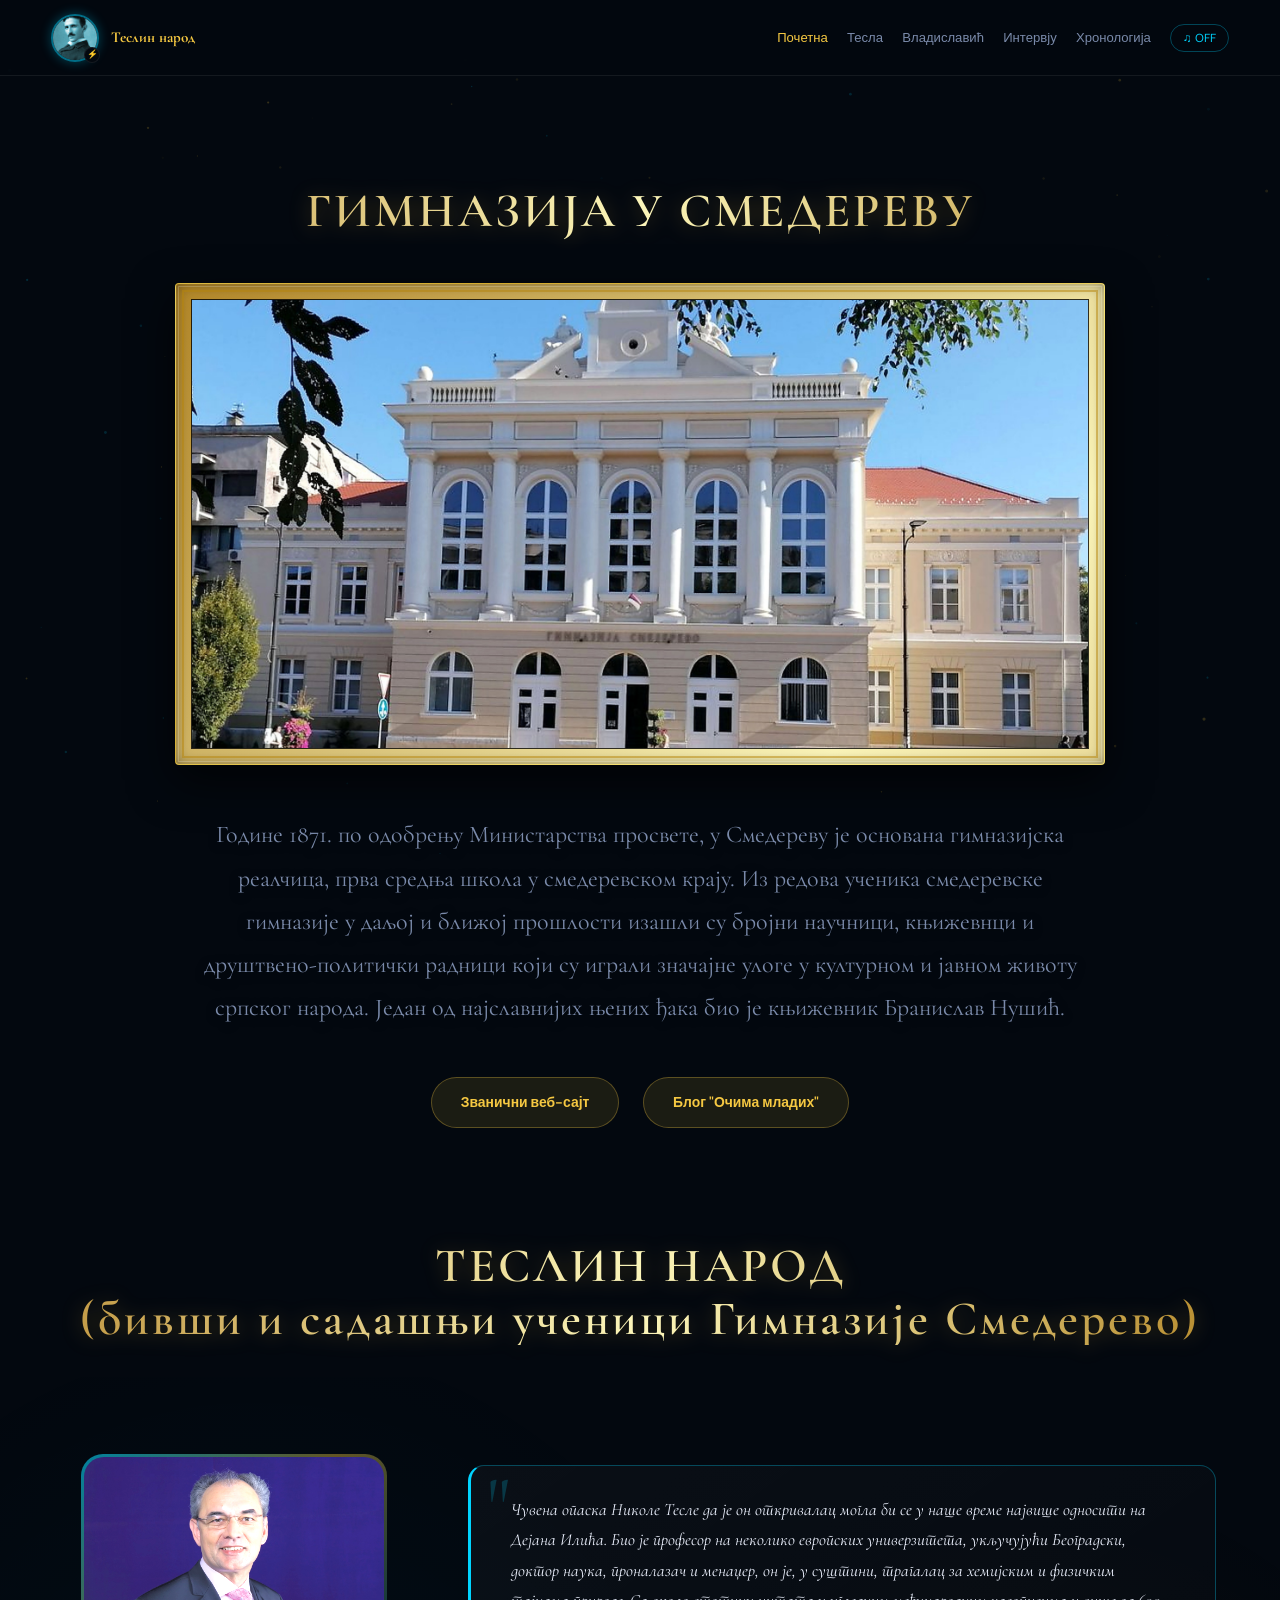
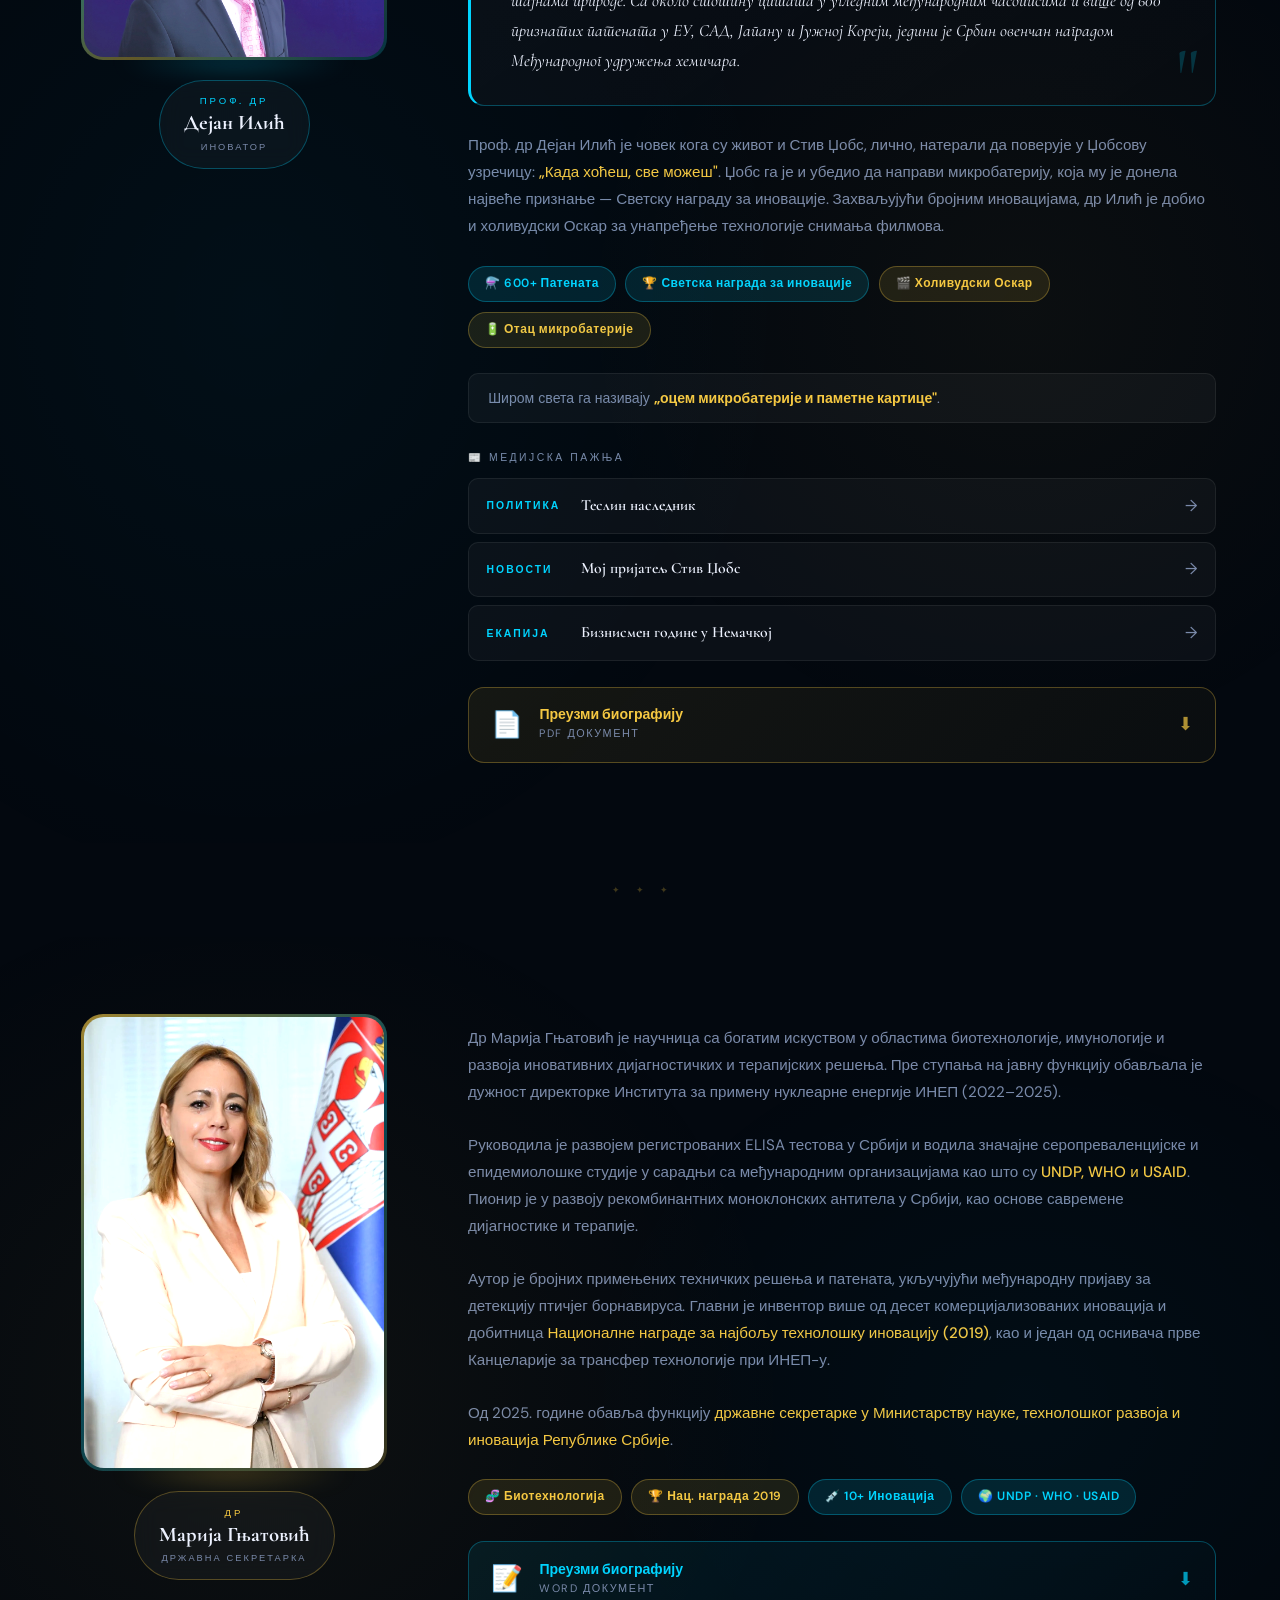
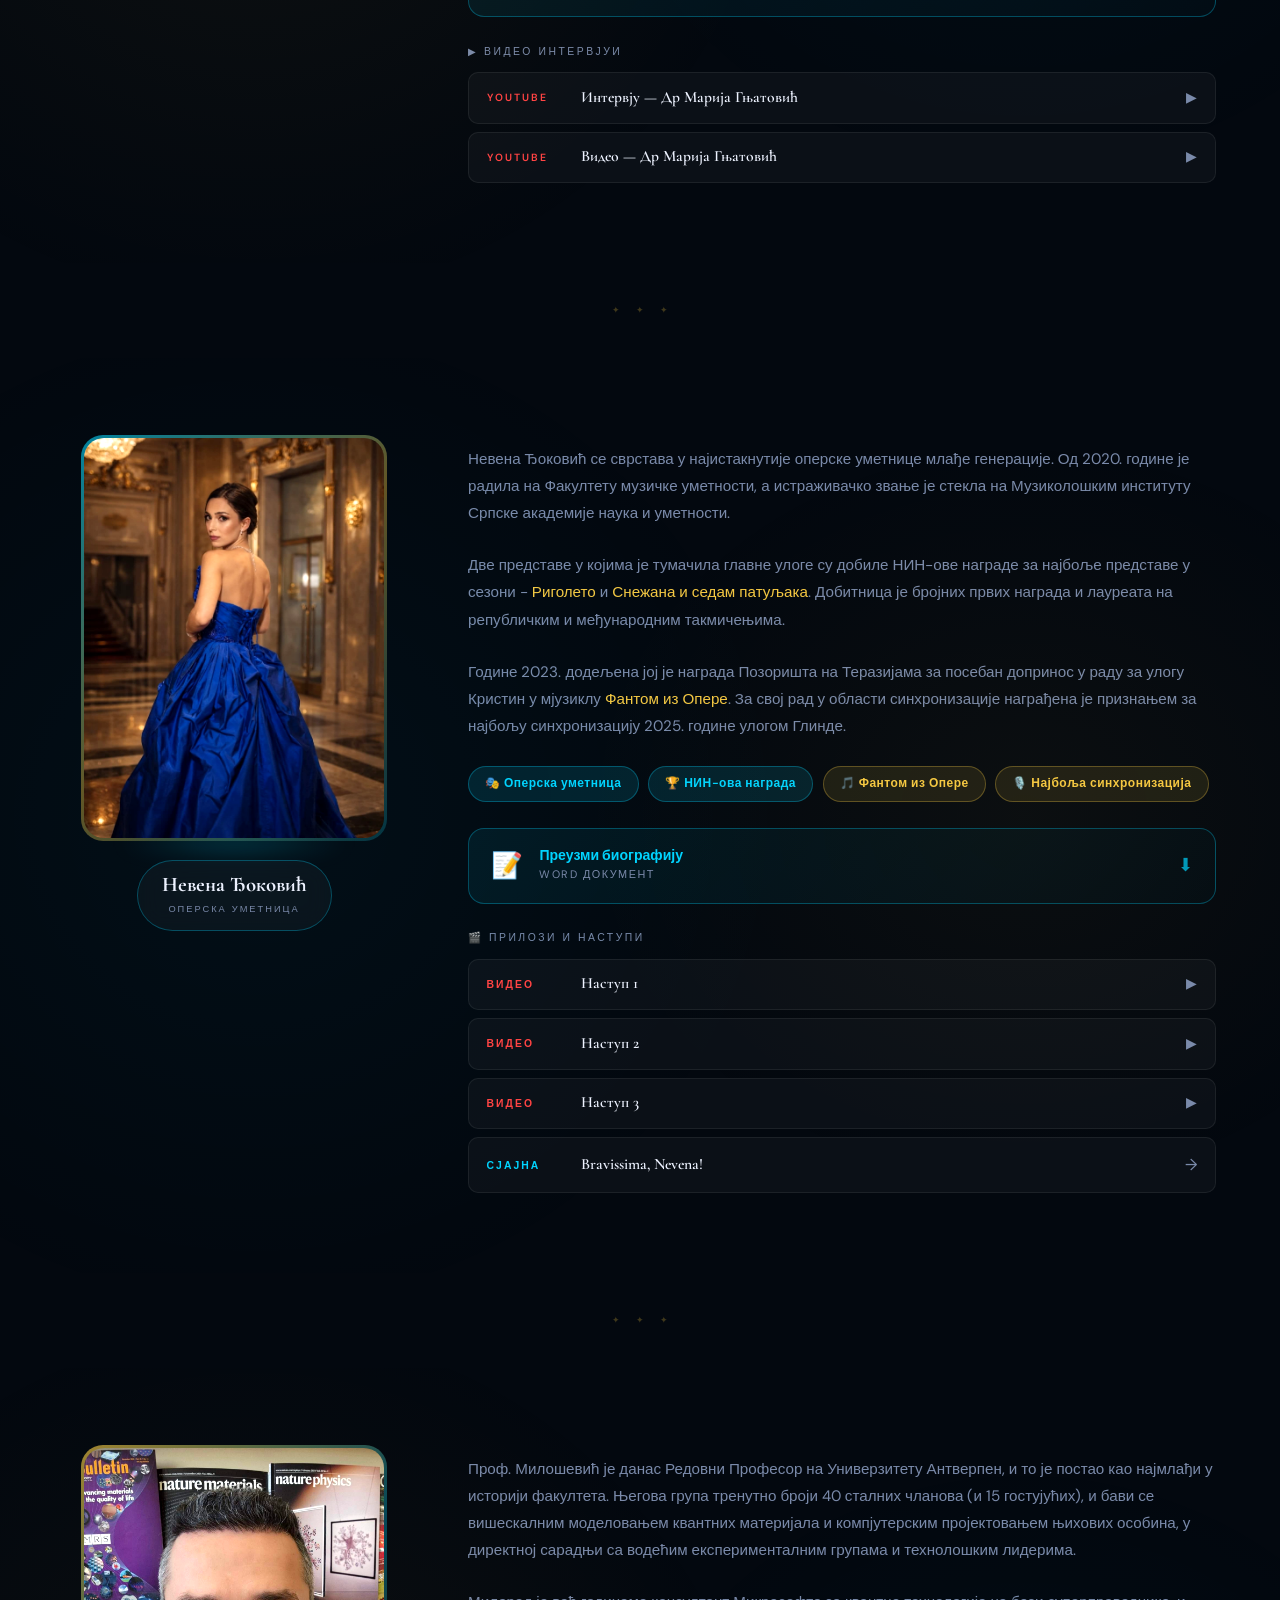
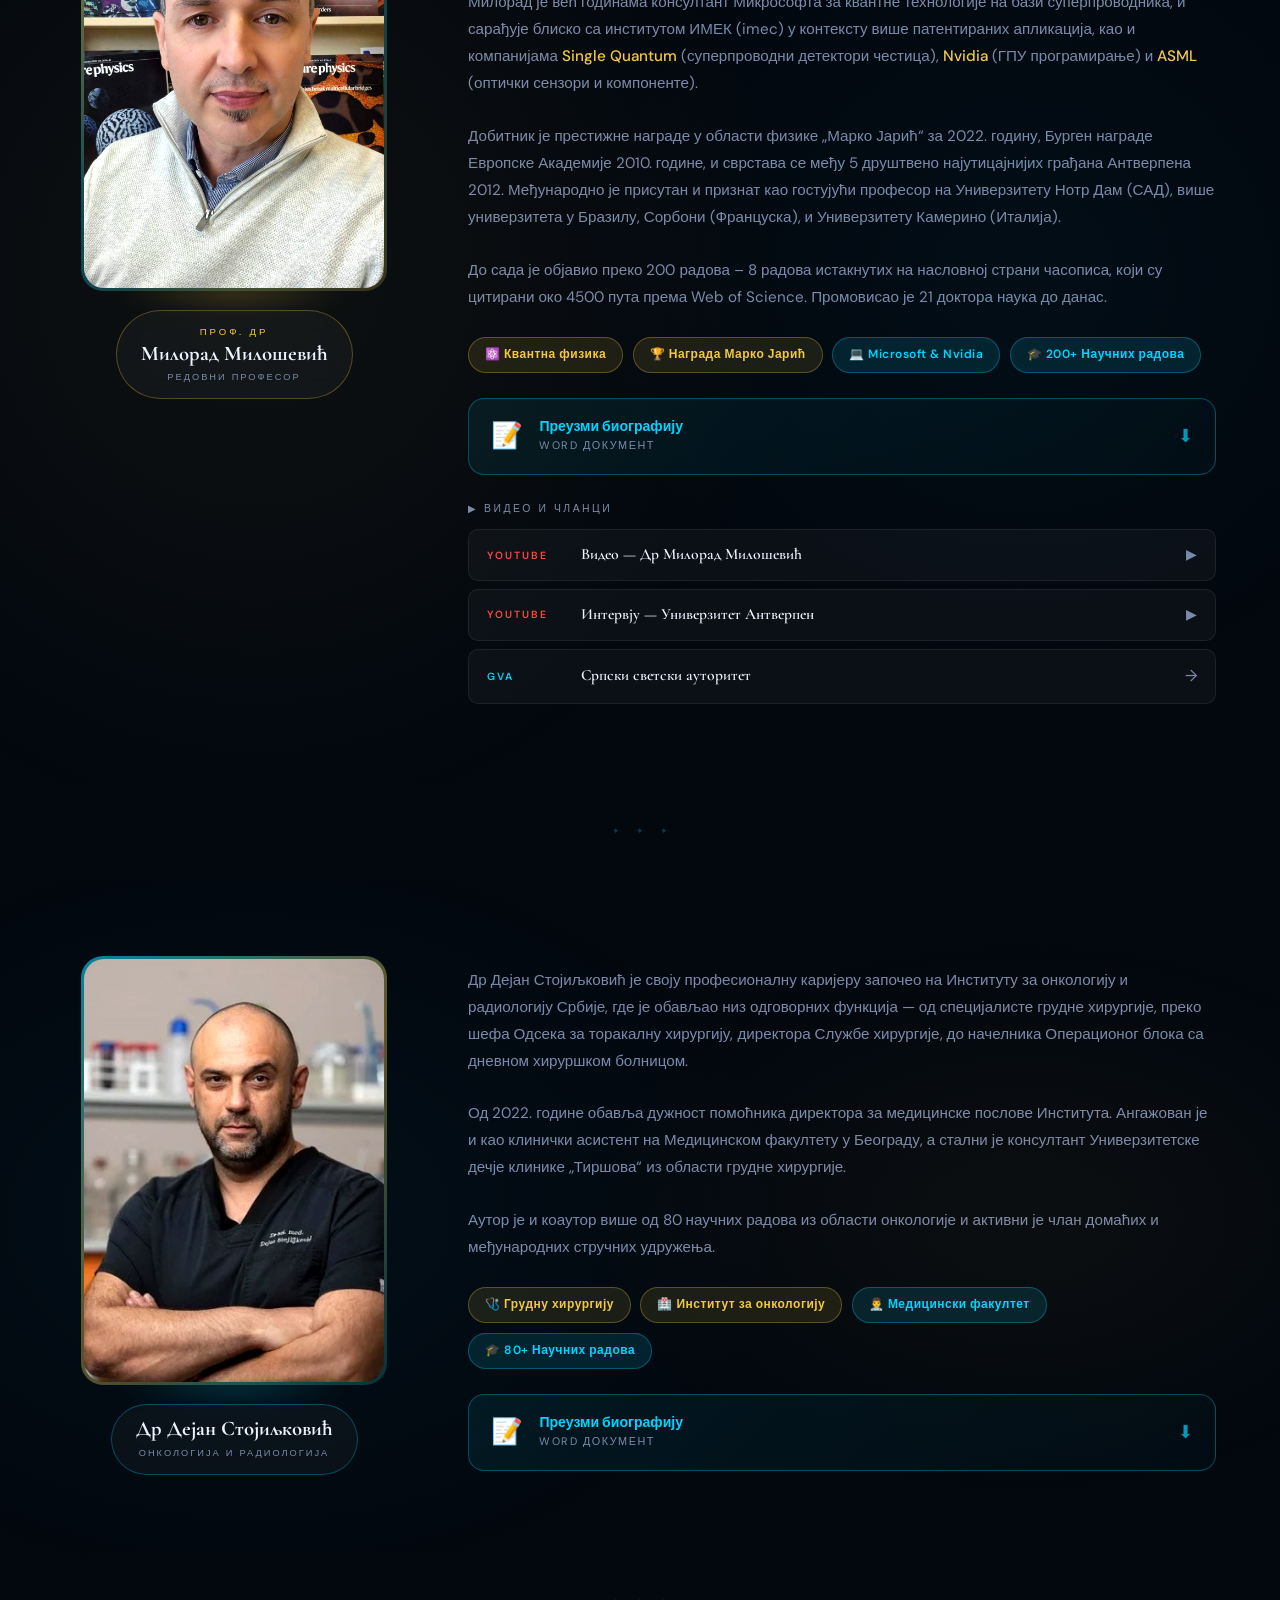
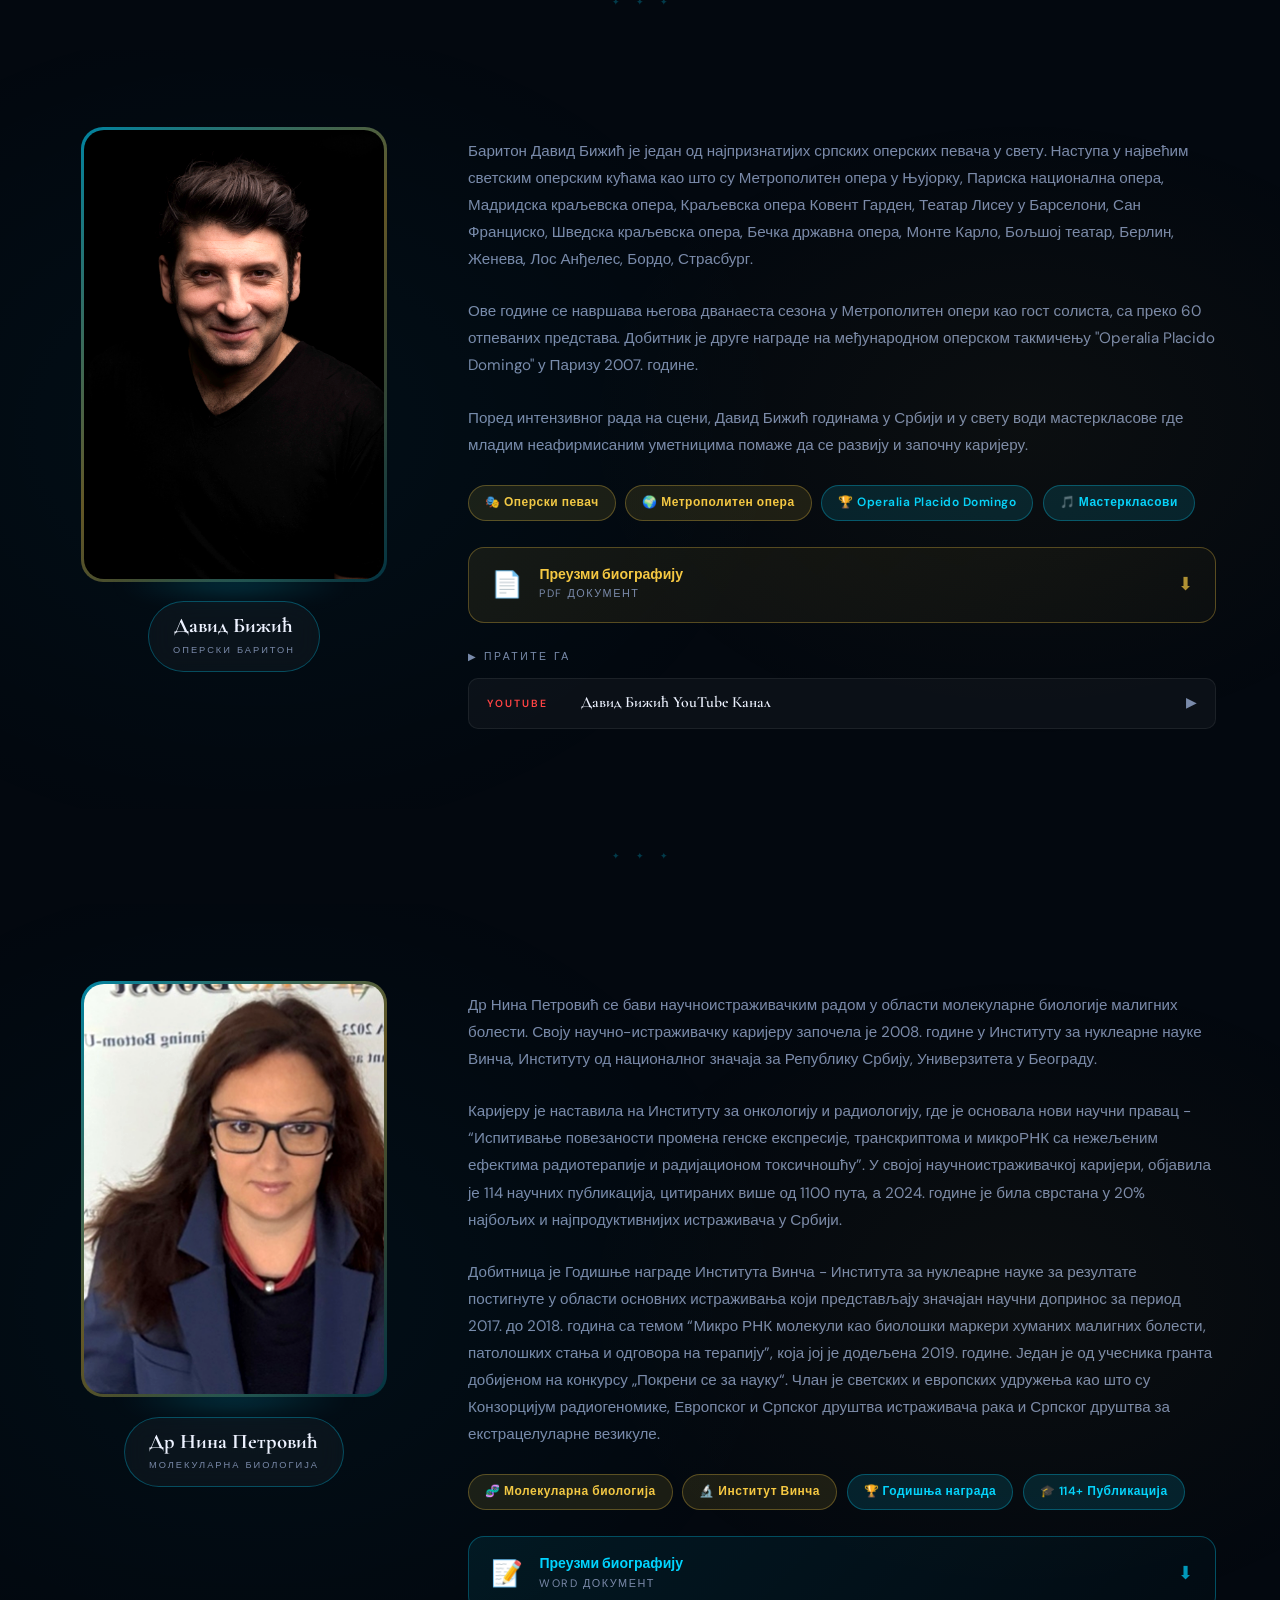
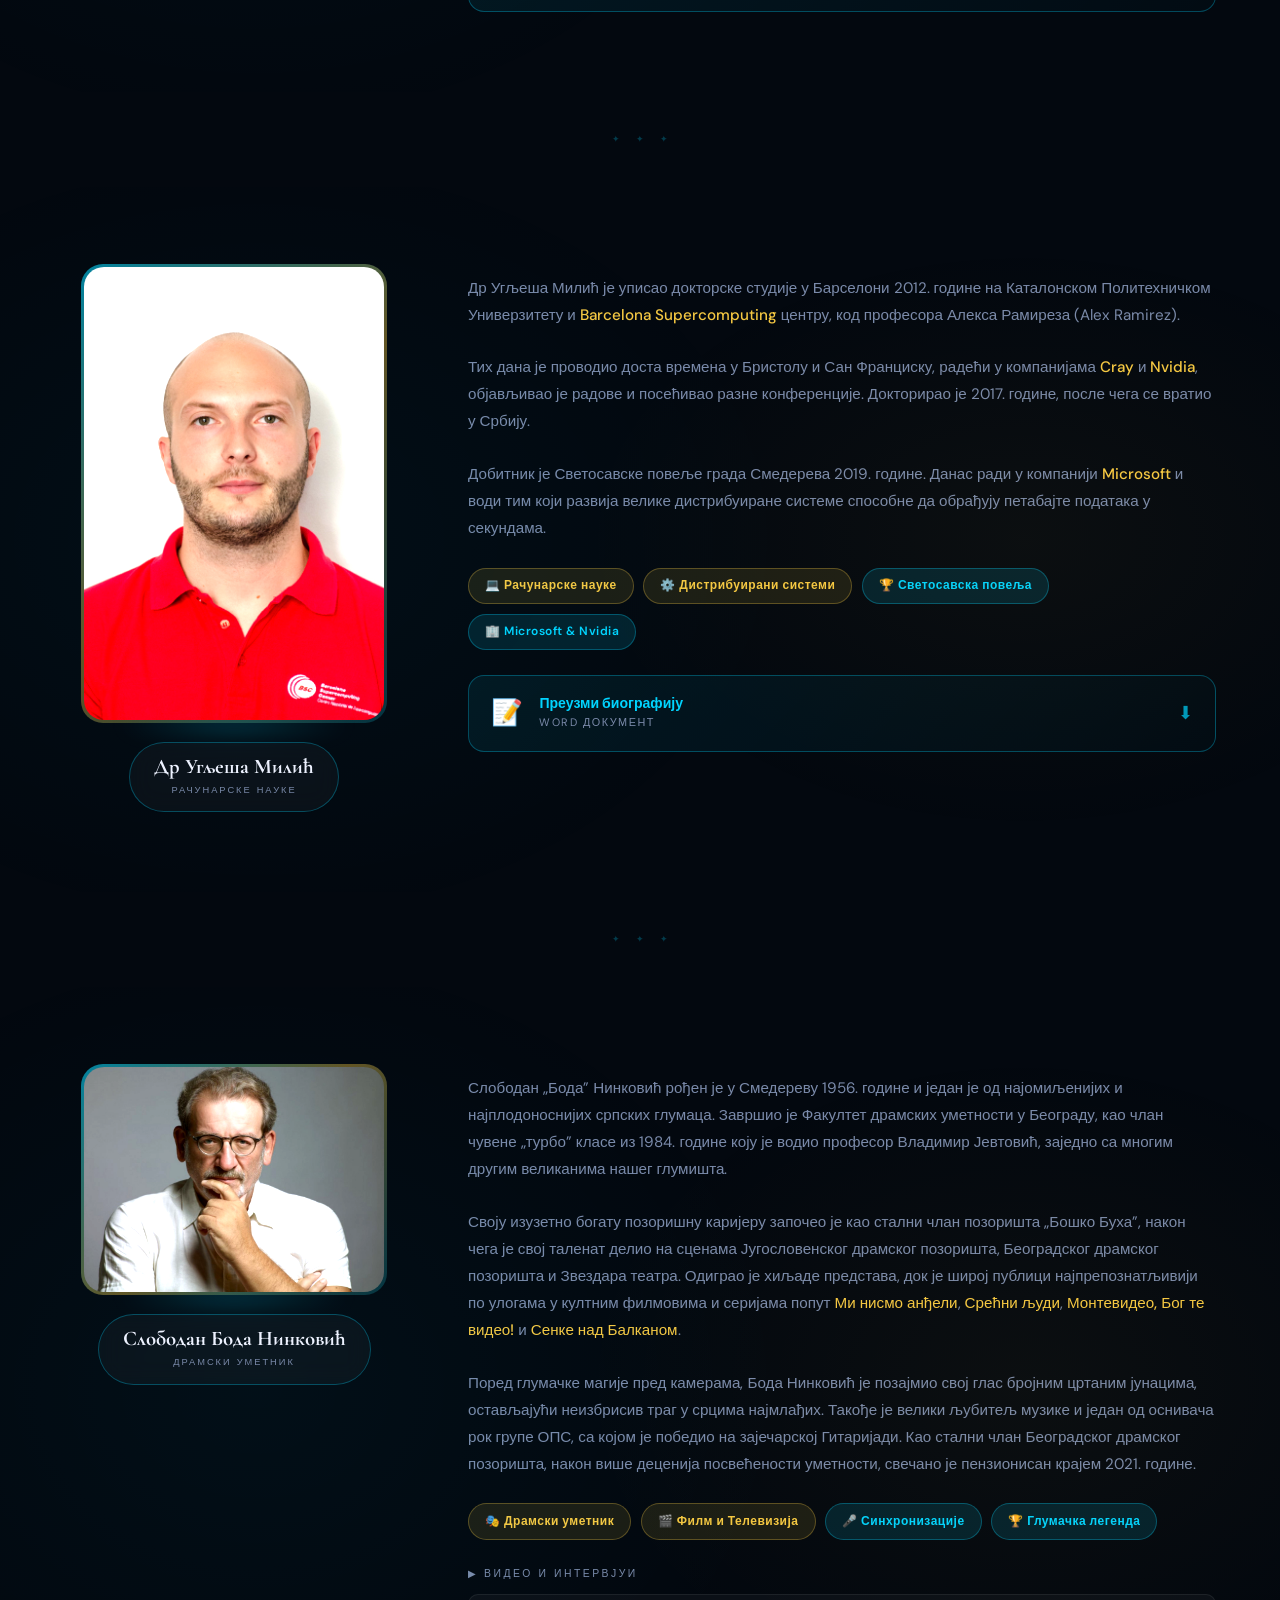
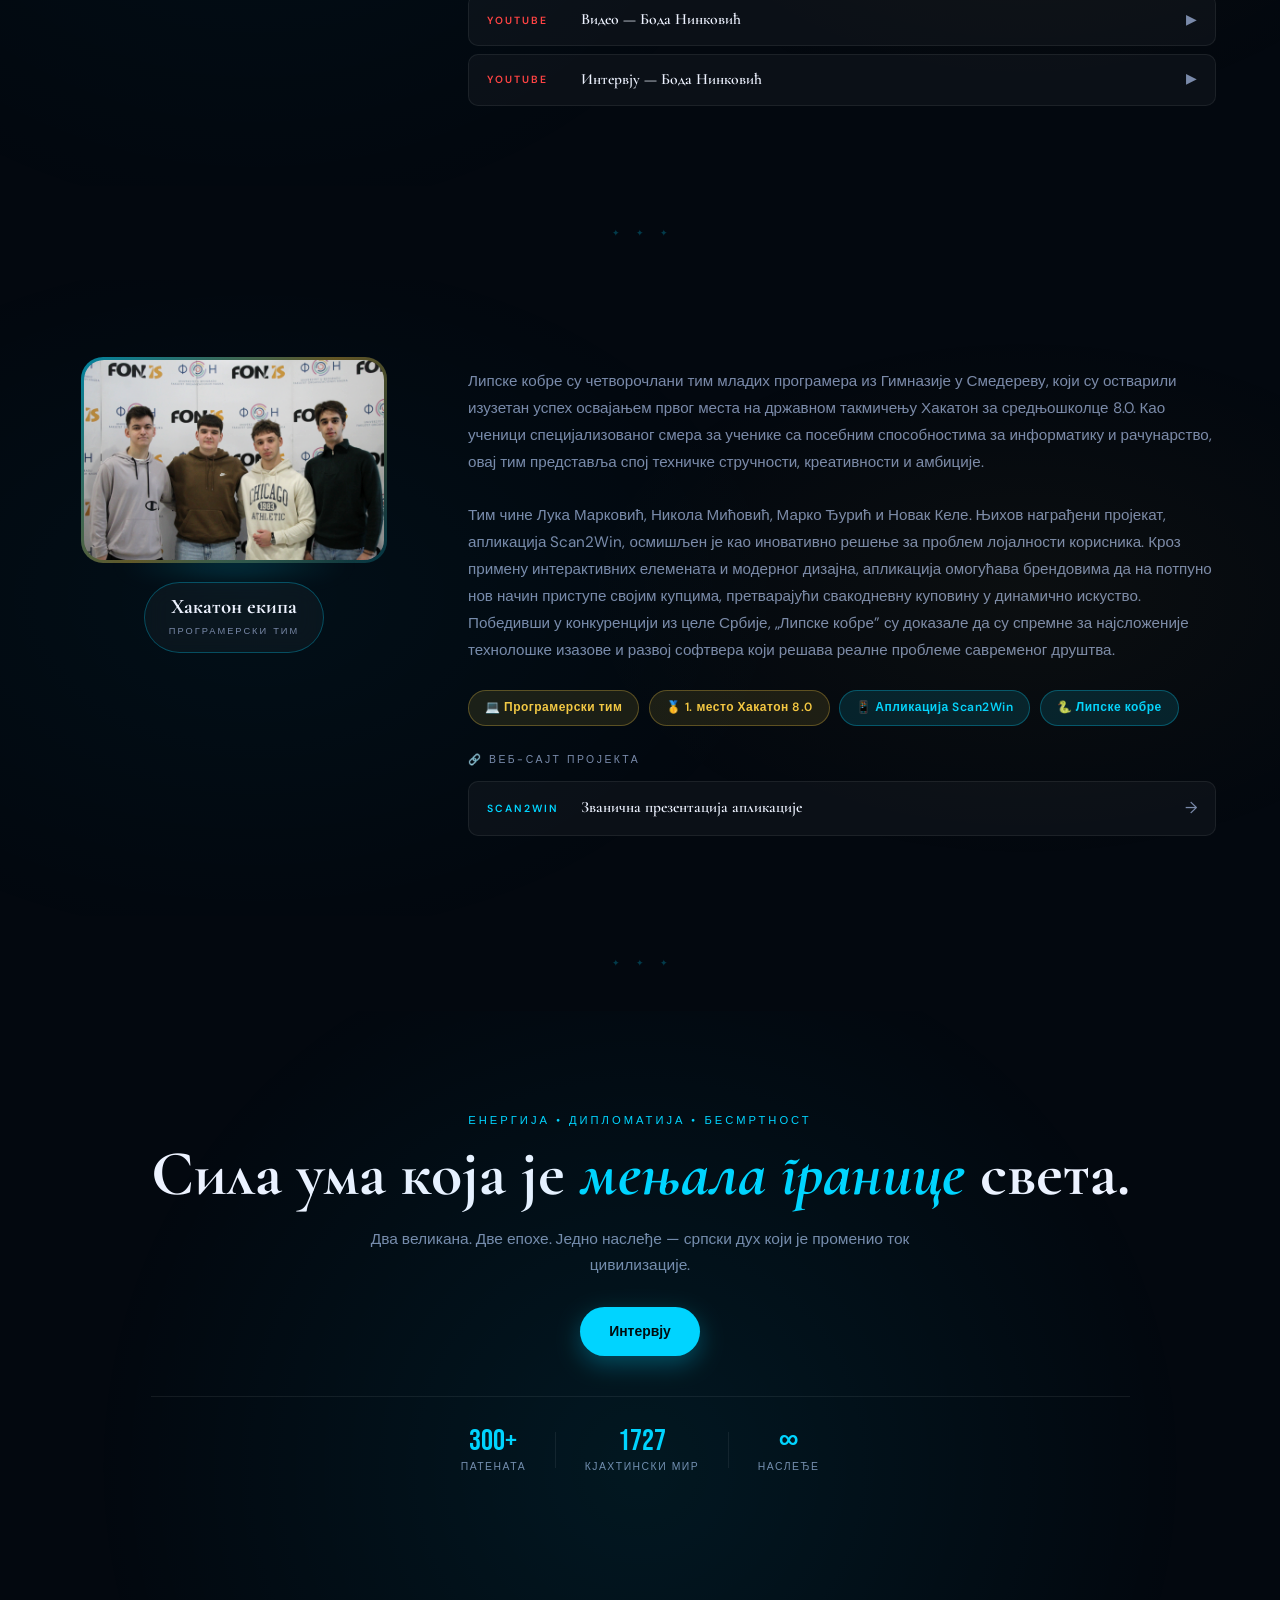
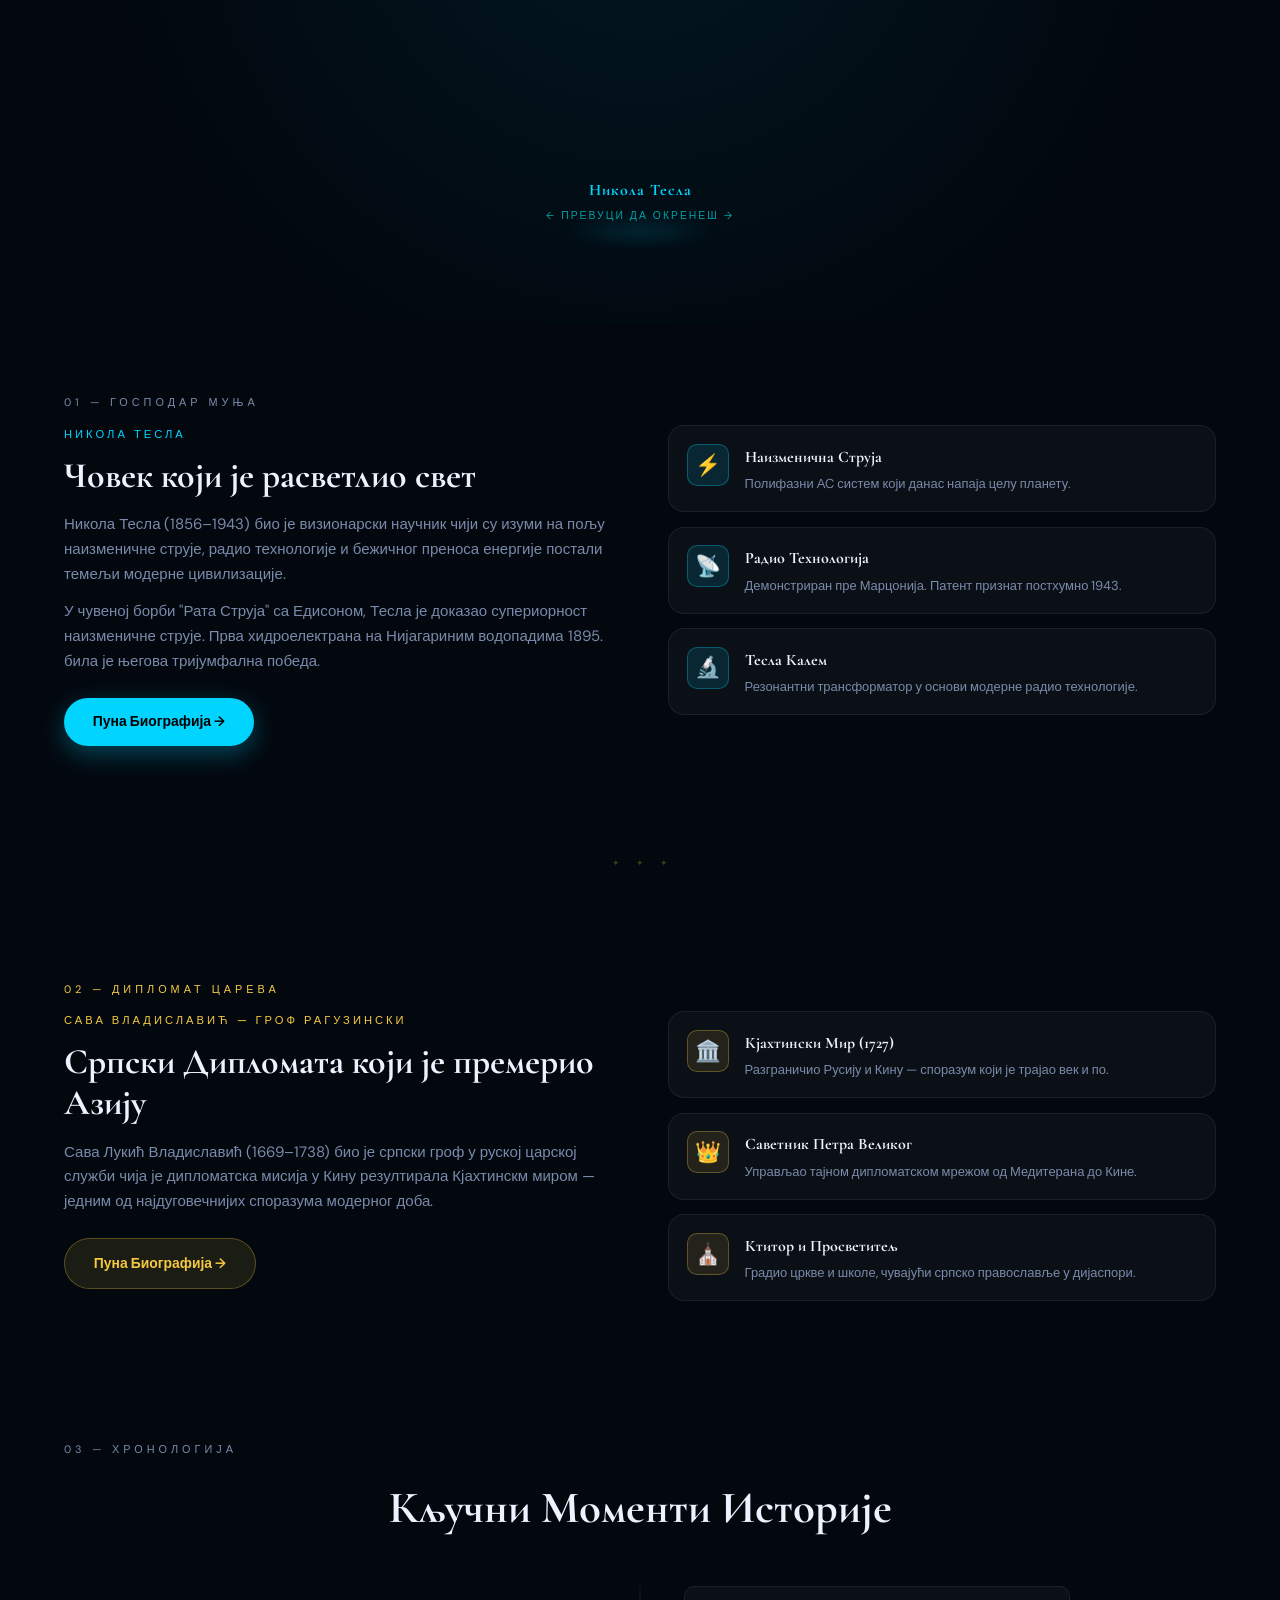
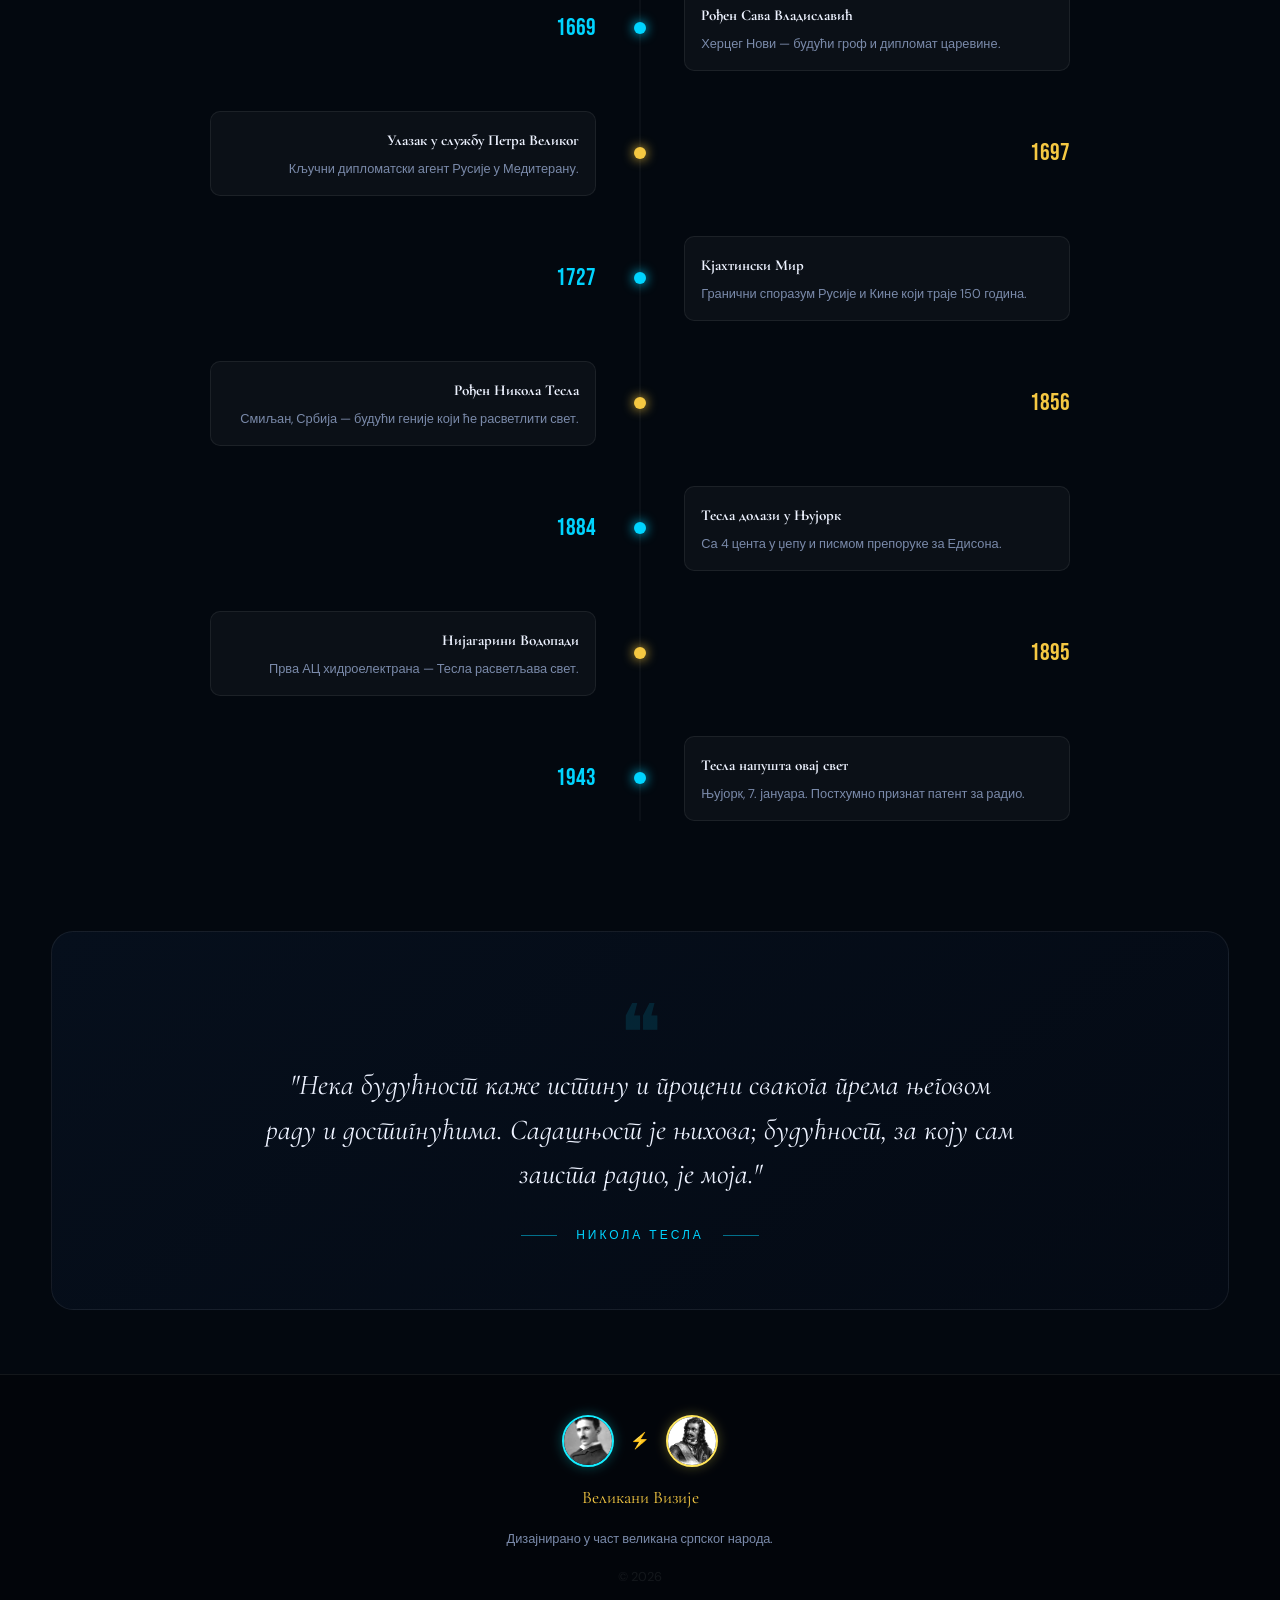
<file: index.html>
<!DOCTYPE html>
<html lang="sr-Cyrl">

<head>
  <meta charset="UTF-8" />
  <meta name="viewport" content="width=device-width, initial-scale=1.0" />
  <title>Тесла & Владиславић | Теслин народ</title>
  <link rel="preconnect" href="https://fonts.googleapis.com" />
  <link rel="preconnect" href="https://fonts.gstatic.com" crossorigin />
  <link
    href="https://fonts.googleapis.com/css2?family=Cormorant+Garamond:ital,wght@0,400;0,600;0,700;1,400&family=Bebas+Neue&family=DM+Sans:wght@300;400;500&display=swap"
    rel="stylesheet" />
  <link rel="stylesheet" href="styles.css" />
  <style>
    .coin-scene {
      perspective: 900px;
      width: 220px;
      height: 220px;
      cursor: grab;
      user-select: none;
      -webkit-user-select: none;
      touch-action: none;
      position: relative;
    }

    .coin-scene:active {
      cursor: grabbing;
    }

    .coin {
      width: 100%;
      height: 100%;
      position: relative;
      transform-style: preserve-3d;
      border-radius: 50%;
      transition: box-shadow 0.3s;
      transform: rotateX(10deg) rotateY(-20deg);
    }

    .coin-face {
      position: absolute;
      inset: 0;
      border-radius: 50%;
      overflow: hidden;
      backface-visibility: hidden;
      -webkit-backface-visibility: hidden;
    }

    .coin-front {
      background: #03080f;
      box-shadow:
        inset 0 0 0 4px rgba(0, 212, 255, 0.55),
        inset 0 0 0 8px rgba(0, 212, 255, 0.15),
        inset 0 0 0 10px rgba(0, 212, 255, 0.06),
        0 0 50px rgba(0, 212, 255, 0.25);
    }


    .coin-back {
      background: #03080f;
      transform: rotateY(180deg);
      box-shadow:
        inset 0 0 0 4px rgba(245, 200, 66, 0.55),
        inset 0 0 0 8px rgba(245, 200, 66, 0.15),
        inset 0 0 0 10px rgba(245, 200, 66, 0.06),
        0 0 50px rgba(245, 200, 66, 0.25);
    }

    .coin-face img {
      width: 100%;
      height: 100%;
      object-fit: cover;
      object-position: center 45%;
      filter: grayscale(15%) contrast(1.1) brightness(1.1);
      border-radius: 50%;
    }

    .coin-face::after {
      content: '';
      position: absolute;
      inset: 0;
      border-radius: 50%;
      pointer-events: none;
    }

    .coin-front::after {
      background: radial-gradient(circle at 35% 30%,
          rgba(0, 212, 255, 0.18) 0%,
          rgba(0, 212, 255, 0.06) 50%,
          transparent 70%);
    }

    .coin-back::after {
      background: radial-gradient(circle at 35% 30%,
          rgba(245, 200, 66, 0.18) 0%,
          rgba(245, 200, 66, 0.06) 50%,
          transparent 70%);
    }

    .coin-face::before {
      content: '';
      position: absolute;
      inset: 0;
      border-radius: 50%;
      background: radial-gradient(ellipse 60% 45% at 38% 28%,
          rgba(255, 255, 255, 0.22) 0%,
          transparent 65%);
      z-index: 10;
      pointer-events: none;
    }

    .coin-rim {
      position: absolute;
      inset: 0;
      border-radius: 50%;
      transform-style: preserve-3d;
      pointer-events: none;
    }

    .coin-label {
      text-align: center;
      margin-top: 1.1rem;
    }

    .coin-label-name {
      font-family: 'Cormorant Garamond', serif;
      font-size: 1rem;
      font-weight: 700;
      color: var(--primary);
      letter-spacing: 1px;
      display: block;
      transition: color 0.4s;
    }

    .coin-label-name.gold {
      color: var(--accent);
    }

    .coin-label-hint {
      font-size: 0.65rem;
      color: var(--text-muted);
      text-transform: uppercase;
      letter-spacing: 2px;
      display: block;
      margin-top: 0.25rem;
      opacity: 0.6;
    }

    .coin-glow {
      position: absolute;
      bottom: -18px;
      left: 50%;
      transform: translateX(-50%);
      width: 160px;
      height: 22px;
      border-radius: 50%;
      background: radial-gradient(ellipse, rgba(0, 212, 255, 0.22) 0%, transparent 70%);
      filter: blur(8px);
      pointer-events: none;
      transition: background 0.4s;
    }

    .coin-glow.gold-glow {
      background: radial-gradient(ellipse, rgba(245, 200, 66, 0.2) 0%, transparent 70%);
    }

    .coin-wrapper {
      display: flex;
      flex-direction: column;
      align-items: center;
      position: relative;
    }
  </style>
</head>

<body>
  <audio id="bgMusic" loop>
    <source src="tamo-daleko.mp3" type="audio/mpeg">
  </audio>
  <canvas id="particleCanvas"></canvas>

  <header class="topbar">
    <div class="brand">
      <div class="logo-coin-wrap" id="logoCoinMini">
        <div class="logo-coin-inner">
          <div class="logo-coin-front">
            <img
              src="[data-uri]"
              alt="Тесла" />
            <div class="logo-coin-overlay cyan-o"></div>
          </div>
          <div class="logo-coin-back">
            <img
              src="[data-uri]"
              alt="Сава" />
            <div class="logo-coin-overlay gold-o"></div>
          </div>
        </div>
        <div class="logo-bolt-pip">⚡</div>
      </div>
      <div>
        <h1 class="brand-title">Теслин народ</h1>
      </div>
    </div>
    <button class="hamburger" id="hamburger" aria-label="Мени">
      <span></span><span></span><span></span>
    </button>
    <nav id="mainNav">
      <a href="#gimnazija-smederevo" style="color:var(--accent)">Почетна</a>
      <a href="tesla.html">Тесла</a>
      <a href="sava.html">Владиславић</a>
      <a href="intervju.html">Интервју</a>
      <a href="#timeline">Хронологија</a>
      <button id="musicToggle" class="music-btn">♫ OFF</button>
    </nav>
  </header>

  <main>

    <section class="section" id="gimnazija-smederevo" style="text-align: center; padding: 6rem 2rem 3rem;">
      <h2 class="gold-shine-text" style="margin-bottom: 1rem;">Гимназија у Смедереву</h2>

      <div class="gilded-frame">
        <img src="Gimn.jpg" alt="Гимназија у Смедереву" />
      </div>

      <div class="section-description">
        Године 1871. по одобрењу Министарства просвете, у Смедереву је основана гимназијска реалчица, прва средња школа
        у смедеревском крају. Из редова ученика смедеревске гимназије у даљој и ближој прошлости изашли су бројни
        научници, књижевнци и друштвено-политички радници који су играли значајне улоге у културном и јавном животу
        српског народа. Један од најславнијих њених ђака био је књижевник Бранислав Нушић.
      </div>

      <div class="gym-links"
        style="margin-top: 3rem; display: flex; justify-content: center; gap: 1.5rem; flex-wrap: wrap;">
        <a href="https://www.gimnazijasd.edu.rs" target="_blank" rel="noopener noreferrer"
          class="button secondary">Званични веб-сајт</a>
        <a href="https://ocimamladih.wixstudio.com/blog" target="_blank" rel="noopener noreferrer"
          class="button secondary">Блог "Очима младих"</a>
      </div>
    </section>

    <section class="section" id="teslin-narod" style="text-align: center; padding: 4rem 2rem 0;">

      <div style="text-align: center; margin-bottom: 2rem;">
        <h2 class="gold-shine-text" style="line-height: 1.1; margin: 0;">Теслин народ</h2>
        <div class="gold-shine-text" style="line-height: 1.1; text-transform: none;">(бивши и садашњи
          ученици Гимназије Смедерево)</div>
      </div>
    </section>


    <section class="dejan-bio" id="dejan-ilic">
      <div class="bio-inner">
        <div class="bio-photo-col">
          <div class="bio-photo-frame">
            <img src="dejan_ilic.jpg" alt="Проф. др Дејан Илић" class="bio-photo" />
            <div class="bio-photo-glow"></div>
          </div>
          <div class="bio-name-badge">
            <span class="bio-title-label">Проф. др</span>
            <span class="bio-name-text">Дејан Илић</span>
            <span class="bio-name-role">Иноватор</span>
          </div>
        </div>
        <div class="bio-text-col">
          <div class="bio-quote-block">
            <span class="bio-quote-mark">"</span>
            <p class="bio-quote-text">Чувена опаска Николе Тесле да је он откривалац могла би се у наше време највише
              односити на Дејана Илића. Био је професор на неколико европских универзитета, укључујући Београдски,
              доктор наука, проналазач и менаџер, он је, у суштини, трагалац за хемијским и физичким тајнама природе. Са
              около стотину цитата у угледним међународним часописима и више од 600 признатих патената у ЕУ, САД, Јапану
              и Јужној Кореји, једини је Србин овенчан наградом Међународног удружења хемичара.</p>
            <span class="bio-quote-mark closing">"</span>
          </div>
          <p class="bio-body-text">Проф. др Дејан Илић је човек кога су живот и Стив Џобс, лично, натерали да поверује у
            Џобсову узречицу: <em>„Када хоћеш, све можеш"</em>. Џобс га је и убедио да направи микробатерију, која му је
            донела највеће признање — Светску награду за иновације. Захваљујући бројним иновацијама, др Илић је добио и
            холивудски Оскар за унапређење технологије снимања филмова.</p>
          <div class="bio-tags">
            <span class="bio-tag cyan-tag">⚗️ 600+ Патената</span>
            <span class="bio-tag cyan-tag">🏆 Светска награда за иновације</span>
            <span class="bio-tag gold-tag">🎬 Холивудски Оскар</span>
            <span class="bio-tag gold-tag">🔋 Отац микробатерије</span>
          </div>
          <p class="bio-nickname">Широм света га називају <strong>„оцем микробатерије и паметне картице"</strong>.</p>


          <div class="bio-links-section">
            <div class="bio-links-header">
              <span class="bio-links-label">📰 Медијска пажња</span>
            </div>
            <div class="bio-links-grid">
              <a href="https://www.politika.rs/scc/clanak/258331/Teslin-naslednik" target="_blank"
                rel="noopener noreferrer" class="bio-article-card">
                <div class="bac-source">Политика</div>
                <div class="bac-title">Теслин наследник</div>
                <div class="bac-arrow">→</div>
              </a>
              <a href="https://www.novosti.rs/vesti/naslovna/aktuelno.236.html:348369-Moj-prijatelj-Stiv-Dzobs"
                target="_blank" rel="noopener noreferrer" class="bio-article-card">
                <div class="bac-source">Новости</div>
                <div class="bac-title">Мој пријатељ Стив Џобс</div>
                <div class="bac-arrow">→</div>
              </a>
              <a href="https://www.ekapija.com/people/220774/dejan-ilic-generalni-direktor-kompanije-arri-nas-covek-biznismen-godine-u-nemackoj"
                target="_blank" rel="noopener noreferrer" class="bio-article-card">
                <div class="bac-source">еКапија</div>
                <div class="bac-title">Бизнисмен године у Немачкој</div>
                <div class="bac-arrow">→</div>
              </a>
            </div>
          </div>


          <a href="Prof. dr dejan ilic.pdf" download class="bio-pdf-btn" id="bioDownloadPdf">
            <span class="bio-pdf-icon">📄</span>
            <span class="bio-pdf-text">
              <span class="bio-pdf-label">Преузми биографију</span>
              <span class="bio-pdf-sub">PDF документ</span>
            </span>
            <span class="bio-pdf-arrow">⬇</span>
          </a>
        </div>
      </div>
    </section>

    <div class="section-divider gold-div"><span>✦</span><span>✦</span><span>✦</span></div>


    <section class="dejan-bio marija-bio" id="marija-gnjatovic">
      <div class="bio-inner">
        <div class="bio-photo-col">
          <div class="bio-photo-frame bio-photo-frame--gold">
            <img src="marija-gnjatovic-56f6f513.webp" alt="Др Марија Гњатовић" class="bio-photo" />
            <div class="bio-photo-glow bio-photo-glow--gold"></div>
          </div>
          <div class="bio-name-badge bio-name-badge--gold">
            <span class="bio-title-label bio-title-label--gold">Др</span>
            <span class="bio-name-text">Марија Гњатовић</span>
            <span class="bio-name-role">Државна секретарка</span>
          </div>
        </div>
        <div class="bio-text-col">
          <p class="bio-body-text">Др Марија Гњатовић је научница са богатим искуством у областима биотехнологије,
            имунологије и развоја иновативних дијагностичких и терапијских решења. Пре ступања на јавну функцију
            обављала је дужност директорке Института за примену нуклеарне енергије ИНЕП (2022–2025).</p>
          <p class="bio-body-text">Руководила је развојем регистрованих ELISA тестова у Србији и водила значајне
            серопреваленцијске и епидемиолошке студије у сарадњи са међународним организацијама као што су <em>UNDP, WHO
              и USAID</em>. Пионир је у развоју рекомбинантних моноклонских антитела у Србији, као основе савремене
            дијагностике и терапије.</p>
          <p class="bio-body-text">Аутор је бројних примењених техничких решења и патената, укључујући међународну
            пријаву за детекцију птичјег борнавируса. Главни је инвентор више од десет комерцијализованих иновација и
            добитница <em>Националне награде за најбољу технолошку иновацију (2019)</em>, као и један од оснивача прве
            Канцеларије за трансфер технологије при ИНЕП-у.</p>
          <p class="bio-body-text">Од 2025. године обавља функцију <em>државне секретарке у Министарству науке,
              технолошког развоја и иновација Републике Србије</em>.</p>

          <div class="bio-tags">
            <span class="bio-tag gold-tag">🧬 Биотехнологија</span>
            <span class="bio-tag gold-tag">🏆 Нац. награда 2019</span>
            <span class="bio-tag cyan-tag">💉 10+ Иновација</span>
            <span class="bio-tag cyan-tag">🌍 UNDP · WHO · USAID</span>
          </div>

          <!-- Word download -->
          <a href="Biografija dr Marija Gnjatović.docx" download class="bio-pdf-btn bio-word-btn" id="mariaDownloadDoc">
            <span class="bio-pdf-icon">📝</span>
            <span class="bio-pdf-text">
              <span class="bio-pdf-label">Преузми биографију</span>
              <span class="bio-pdf-sub">Word документ</span>
            </span>
            <span class="bio-pdf-arrow">⬇</span>
          </a>

          <!-- YouTube links -->
          <div class="bio-links-section">
            <div class="bio-links-header">
              <span class="bio-links-label">▶ Видео интервјуи</span>
            </div>
            <div class="bio-links-grid">
              <a href="https://www.youtube.com/watch?v=e5bqASRR33A" target="_blank" rel="noopener noreferrer"
                class="bio-article-card bio-yt-card">
                <div class="bac-source bac-yt">YouTube</div>
                <div class="bac-title">Интервју — Др Марија Гњатовић</div>
                <div class="bac-arrow bac-play">▶</div>
              </a>
              <a href="https://youtu.be/62DXiX2R3K8?si=DXFprxP-AiUg7W12" target="_blank" rel="noopener noreferrer"
                class="bio-article-card bio-yt-card">
                <div class="bac-source bac-yt">YouTube</div>
                <div class="bac-title">Видео — Др Марија Гњатовић</div>
                <div class="bac-arrow bac-play">▶</div>
              </a>
            </div>
          </div>
        </div>
      </div>
    </section>

    <div class="section-divider gold-div"><span>✦</span><span>✦</span><span>✦</span></div>

    <!-- ── NEVENA ĐOKOVIĆ BIOGRAPHY ── -->
    <section class="dejan-bio" id="nevena-djokovic">
      <div class="bio-inner">
        <div class="bio-photo-col">
          <div class="bio-photo-frame">
            <img src="1 (1).jpg" alt="Невена Ђоковић" class="bio-photo" />
            <div class="bio-photo-glow"></div>
          </div>
          <div class="bio-name-badge">
            <span class="bio-name-text">Невена Ђоковић</span>
            <span class="bio-name-role">Оперска уметница</span>
          </div>
        </div>
        <div class="bio-text-col">
          <p class="bio-body-text">Невена Ђоковић се сврстава у најистакнутије оперске уметнице млађе генерације. Од
            2020. године је радила на Факултету музичке уметности, а истраживачко звање је стекла на Музиколошким
            институту Српске академије наука и уметности.</p>
          <p class="bio-body-text">Две представе у којима је тумачила главне улоге су добиле НИН-ове награде за најбоље
            представе у сезони - <em>Риголето</em> и <em>Снежана и седам патуљака</em>. Добитница је бројних првих
            награда и лауреата на републичким и међународним такмичењима.</p>
          <p class="bio-body-text">Године 2023. додељена јој је награда Позоришта на Теразијама за посебан допринос у
            раду за улогу Кристин у мјузиклу <em>Фантом из Опере</em>. За свој рад у области синхронизације награђена је
            признањем за најбољу синхронизацију 2025. године улогом Глинде.</p>

          <div class="bio-tags">
            <span class="bio-tag cyan-tag">🎭 Оперска уметница</span>
            <span class="bio-tag cyan-tag">🏆 НИН-ова награда</span>
            <span class="bio-tag gold-tag">🎵 Фантом из Опере</span>
            <span class="bio-tag gold-tag">🎙️ Најбоља синхронизација</span>
          </div>

          <!-- Word download -->
          <a href="Биографија Невене Ђоковић.docx" download class="bio-pdf-btn bio-word-btn" id="nevenaDownloadDoc">
            <span class="bio-pdf-icon">📝</span>
            <span class="bio-pdf-text">
              <span class="bio-pdf-label">Преузми биографију</span>
              <span class="bio-pdf-sub">Word документ</span>
            </span>
            <span class="bio-pdf-arrow">⬇</span>
          </a>

          <!-- Media links / Files -->
          <div class="bio-links-section">
            <div class="bio-links-header">
              <span class="bio-links-label">🎬 Прилози и наступи</span>
            </div>
            <div class="bio-links-grid">
              <a href="2.mp4" target="_blank" rel="noopener noreferrer" class="bio-article-card bio-yt-card">
                <div class="bac-source bac-yt">Видео</div>
                <div class="bac-title">Наступ 1</div>
                <div class="bac-arrow bac-play">▶</div>
              </a>
              <a href="3.mp4" target="_blank" rel="noopener noreferrer" class="bio-article-card bio-yt-card">
                <div class="bac-source bac-yt">Видео</div>
                <div class="bac-title">Наступ 2</div>
                <div class="bac-arrow bac-play">▶</div>
              </a>
              <a href="4.mp4" target="_blank" rel="noopener noreferrer" class="bio-article-card bio-yt-card">
                <div class="bac-source bac-yt">Видео</div>
                <div class="bac-title">Наступ 3</div>
                <div class="bac-arrow bac-play">▶</div>
              </a>
              <a href="5.jpg" target="_blank" rel="noopener noreferrer" class="bio-article-card">
                <div class="bac-source">СЈАЈНА</div>
                <div class="bac-title">Bravissima, Nevena!</div>
                <div class="bac-arrow">→</div>
              </a>
            </div>
          </div>
        </div>
      </div>
    </section>

    <div class="section-divider gold-div"><span>✦</span><span>✦</span><span>✦</span></div>

    <!-- ── MILORAD MILOŠEVIĆ BIOGRAPHY ── -->
    <section class="dejan-bio marija-bio" id="milorad-milosevic">
      <div class="bio-inner">
        <div class="bio-photo-col">
          <div class="bio-photo-frame bio-photo-frame--gold">
            <img src="1775934456585.jpg" alt="Проф. др Милорад Милошевић" class="bio-photo" />
            <div class="bio-photo-glow bio-photo-glow--gold"></div>
          </div>
          <div class="bio-name-badge bio-name-badge--gold">
            <span class="bio-title-label bio-title-label--gold">Проф. др</span>
            <span class="bio-name-text">Милорад Милошевић</span>
            <span class="bio-name-role">Редовни Професор</span>
          </div>
        </div>
        <div class="bio-text-col">
          <p class="bio-body-text">Проф. Милошевић је данас Редовни Професор на Универзитету Антверпен, и то је постао
            као најмлађи у историји факултета. Његова група тренутно броји 40 сталних чланова (и 15 гостујућих), и бави
            се вишескалним моделовањем квантних материјала и компјутерским пројектовањем њихових особина, у директној
            сарадњи са водећим експерименталним групама и технолошким лидерима.</p>
          <p class="bio-body-text">Милорад је већ годинама консултант Микрософта за квантне технологије на бази
            суперпроводника, и сарађује блиско са институтом ИМЕК (imec) у контексту више патентираних апликација, као и
            компанијама <em>Single Quantum</em> (суперпроводни детектори честица), <em>Nvidia</em> (ГПУ програмирање) и
            <em>ASML</em> (оптички сензори и компоненте).
          </p>
          <p class="bio-body-text">Добитник је престижне награде у области физике „Марко Јарић“ за 2022. годину, Бурген
            награде Европске Академије 2010. године, и сврстава се међу 5 друштвено најутицајнијих грађана Антверпена
            2012. Међународно је присутан и признат као гостујући професор на Универзитету Нотр Дам (САД), више
            универзитета у Бразилу, Сорбони (Француска), и Универзитету Камерино (Италија).</p>
          <p class="bio-body-text">До сада је објавио преко 200 радова – 8 радова истакнутих на насловној страни
            часописа, који су цитирани око 4500 пута према Web of Science. Промовисао је 21 доктора наука до данас.</p>

          <div class="bio-tags">
            <span class="bio-tag gold-tag">⚛️ Квантна физика</span>
            <span class="bio-tag gold-tag">🏆 Награда Марко Јарић</span>
            <span class="bio-tag cyan-tag">💻 Microsoft & Nvidia</span>
            <span class="bio-tag cyan-tag">🎓 200+ Научних радова</span>
          </div>

          <!-- Word download -->
          <a href="Биографија Милорада Милошевића.docx" download class="bio-pdf-btn bio-word-btn"
            id="miloradDownloadDoc">
            <span class="bio-pdf-icon">📝</span>
            <span class="bio-pdf-text">
              <span class="bio-pdf-label">Преузми биографију</span>
              <span class="bio-pdf-sub">Word документ</span>
            </span>
            <span class="bio-pdf-arrow">⬇</span>
          </a>

          <!-- Media links / Files -->
          <div class="bio-links-section">
            <div class="bio-links-header">
              <span class="bio-links-label">▶ Видео и чланци</span>
            </div>
            <div class="bio-links-grid">
              <a href="https://youtu.be/CBTmIyQg4Zg?si=b9-cKTsxyB97b3Xb" target="_blank" rel="noopener noreferrer"
                class="bio-article-card bio-yt-card">
                <div class="bac-source bac-yt">YouTube</div>
                <div class="bac-title">Видео — Др Милорад Милошевић</div>
                <div class="bac-arrow bac-play">▶</div>
              </a>
              <a href="https://youtu.be/quiFstFpRZ4?si=TGxy21ZJO-2t_0vQ" target="_blank" rel="noopener noreferrer"
                class="bio-article-card bio-yt-card">
                <div class="bac-source bac-yt">YouTube</div>
                <div class="bac-title">Интервју — Универзитет Антверпен</div>
                <div class="bac-arrow bac-play">▶</div>
              </a>
              <a href="https://www.gva.be/regio/antwerpen/regio-antwerpen/antwerpen/servische-wereldautoriteit-in-de-kwantumfysica-leidt-al-jaren-onderzoeksteam-aan-uantwerpen-we-zijn-klein-maar-wereldwijd-bekend/35797832.html"
                target="_blank" rel="noopener noreferrer" class="bio-article-card">
                <div class="bac-source">GVA</div>
                <div class="bac-title">Српски светски ауторитет</div>
                <div class="bac-arrow">→</div>
              </a>
            </div>
          </div>
        </div>
      </div>
    </section>

    <div class="section-divider"><span>✦</span><span>✦</span><span>✦</span></div>

    <!-- ── BIOGRAPHY 5 (Dr. Dejan Stojiljković) ── -->
    <section class="dejan-bio" id="bio-dejan-stojiljkovic">
      <div class="bio-inner">
        <div class="bio-photo-col">
          <div class="bio-photo-frame">
            <img src="dejan-stojiljkovic.jpg.webp" alt="Др Дејан Стојиљковић" class="bio-photo" />
            <div class="bio-photo-glow"></div>
          </div>
          <div class="bio-name-badge">
            <span class="bio-name-text">Др Дејан Стојиљковић</span>
            <span class="bio-name-role">Онкологија и радиологија</span>
          </div>
        </div>
        <div class="bio-text-col">
          <p class="bio-body-text">Др Дејан Стојиљковић је своју професионалну каријеру започео на Институту за
            онкологију и радиологију Србије, где је обављао низ одговорних функција — од специјалисте грудне хирургије,
            преко шефа Одсека за торакалну хирургију, директора Службе хирургије, до начелника Операционог блока са
            дневном хируршком болницом.</p>
          <p class="bio-body-text">Од 2022. године обавља дужност помоћника директора за медицинске послове Института.
            Ангажован је и као клинички асистент на Медицинском факултету у Београду, а стални је консултант
            Универзитетске дечје клинике „Тиршова“ из области грудне хирургије.</p>
          <p class="bio-body-text">Аутор је и коаутор више од 80 научних радова из области онкологије и активни је члан
            домаћих и међународних стручних удружења.</p>

          <div class="bio-tags">
            <span class="bio-tag gold-tag">🩺 Грудну хирургију</span>
            <span class="bio-tag gold-tag">🏥 Институт за онкологију</span>
            <span class="bio-tag cyan-tag">👨‍⚕️ Медицински факултет</span>
            <span class="bio-tag cyan-tag">🎓 80+ Научних радова</span>
          </div>

          <!-- Word download -->
          <a href="Biografija dr Dejana Stojiljkovića 1.docx" download class="bio-pdf-btn bio-word-btn"
            id="dejanSDownloadDoc">
            <span class="bio-pdf-icon">📝</span>
            <span class="bio-pdf-text">
              <span class="bio-pdf-label">Преузми биографију</span>
              <span class="bio-pdf-sub">Word документ</span>
            </span>
            <span class="bio-pdf-arrow">⬇</span>
          </a>
        </div>
      </div>
    </section>

    <div class="section-divider"><span>✦</span><span>✦</span><span>✦</span></div>

    <!-- ── BIOGRAPHY 6 (David Bižić) ── -->
    <section class="dejan-bio" id="bio-david-bizic">
      <div class="bio-inner">
        <div class="bio-photo-col">
          <div class="bio-photo-frame">
            <img src="DavidBizic.jpg" alt="Давид Бижић" class="bio-photo" />
            <div class="bio-photo-glow"></div>
          </div>
          <div class="bio-name-badge">
            <span class="bio-name-text">Давид Бижић</span>
            <span class="bio-name-role">Оперски Баритон</span>
          </div>
        </div>
        <div class="bio-text-col">
          <p class="bio-body-text">Баритон Давид Бижић је један од најпризнатијих српских оперских певача у свету.
            Наступа у највећим светским оперским кућама као што су Метрополитен опера у Њујорку, Париска национална
            опера, Мадридска краљевска опера, Краљевска опера Ковент Гарден, Театар Лисеу у Барселони, Сан Франциско,
            Шведска краљевска опера, Бечка државна опера, Монте Карло, Бољшој театар, Берлин, Женева, Лос Анђелес,
            Бордо, Страсбург.</p>
          <p class="bio-body-text">Ове године се навршава његова дванаеста сезона у Метрополитен опери као гост солиста,
            са преко 60 отпеваних представа. Добитник је друге награде на међународном оперском такмичењу "Operalia
            Placido Domingo" у Паризу 2007. године.</p>
          <p class="bio-body-text">Поред интензивног рада на сцени, Давид Бижић годинама у Србији и у свету води
            мастеркласове где младим неафирмисаним уметницима помаже да се развију и започну каријеру.</p>

          <div class="bio-tags">
            <span class="bio-tag gold-tag">🎭 Оперски певач</span>
            <span class="bio-tag gold-tag">🌍 Метрополитен опера</span>
            <span class="bio-tag cyan-tag">🏆 Operalia Placido Domingo</span>
            <span class="bio-tag cyan-tag">🎵 Мастеркласови</span>
          </div>

          <!-- PDF download -->
          <a href="Biografija - BIZIC DAVID 2026.pdf" download class="bio-pdf-btn" id="davidDownloadDoc">
            <span class="bio-pdf-icon">📄</span>
            <span class="bio-pdf-text">
              <span class="bio-pdf-label">Преузми биографију</span>
              <span class="bio-pdf-sub">PDF документ</span>
            </span>
            <span class="bio-pdf-arrow">⬇</span>
          </a>

          <!-- Media links / Files -->
          <div class="bio-links-section">
            <div class="bio-links-header">
              <span class="bio-links-label">▶ Пратите га</span>
            </div>
            <div class="bio-links-grid">
              <a href="https://www.youtube.com/drvarska" target="_blank" rel="noopener noreferrer"
                class="bio-article-card bio-yt-card">
                <div class="bac-source bac-yt">YouTube</div>
                <div class="bac-title">Давид Бижић YouTube Канал</div>
                <div class="bac-arrow bac-play">▶</div>
              </a>
            </div>
          </div>
        </div>
      </div>
    </section>

    <div class="section-divider"><span>✦</span><span>✦</span><span>✦</span></div>

    <!-- ── BIOGRAPHY 7 (Dr. Nina Petrović) ── -->
    <section class="dejan-bio" id="bio-nina-petrovic">
      <div class="bio-inner">
        <div class="bio-photo-col">
          <div class="bio-photo-frame">
            <img src="nina.png" alt="Др Нина Петровић" class="bio-photo" />
            <div class="bio-photo-glow"></div>
          </div>
          <div class="bio-name-badge">
            <span class="bio-name-text">Др Нина Петровић</span>
            <span class="bio-name-role">Молекуларна биологија</span>
          </div>
        </div>
        <div class="bio-text-col">
          <p class="bio-body-text">Др Нина Петровић се бави научноистраживачким радом у области молекуларне биологије
            малигних болести. Своју научно-истраживачку каријеру започела је 2008. године у Институту за нуклеарне науке
            Винча, Институту од националног значаја за Републику Србију, Универзитета у Београду.</p>
          <p class="bio-body-text">Каријеру је наставила на Институту за онкологију и радиологију, где је основала нови
            научни правац - “Испитивање повезаности промена генске експресије, транскриптома и микроРНК са нежељеним
            ефектима радиотерапије и радијационом токсичношћу”. У својој научноистраживачкој каријери, објавила је 114
            научних публикација, цитираних више од 1100 пута, а 2024. године је била сврстана у 20% најбољих и
            најпродуктивнијих истраживача у Србији.</p>
          <p class="bio-body-text">Добитница је Годишње награде Института Винча - Института за нуклеарне науке за
            резултате постигнуте у области основних истраживања који представљају значајан научни допринос за период
            2017. до 2018. година са темом “Микро РНК молекули као биолошки маркери хуманих малигних болести, патолошких
            стања и одговора на терапију”, која јој је додељена 2019. године. Један је од учесника гранта добијеном на
            конкурсу „Покрени се за науку“. Члан је светских и европских удружења као што су Конзорцијум радиогеномике,
            Европског и Српског друштва истраживача рака и Српског друштва за екстрацелуларне везикуле.</p>

          <div class="bio-tags">
            <span class="bio-tag gold-tag">🧬 Молекуларна биологија</span>
            <span class="bio-tag gold-tag">🔬 Институт Винча</span>
            <span class="bio-tag cyan-tag">🏆 Годишња награда</span>
            <span class="bio-tag cyan-tag">🎓 114+ Публикација</span>
          </div>

          <!-- Word download -->
          <a href="dr Nina Petrovic za prof Vesnu 2026.docx" download class="bio-pdf-btn bio-word-btn"
            id="ninaDownloadDoc">
            <span class="bio-pdf-icon">📝</span>
            <span class="bio-pdf-text">
              <span class="bio-pdf-label">Преузми биографију</span>
              <span class="bio-pdf-sub">Word документ</span>
            </span>
            <span class="bio-pdf-arrow">⬇</span>
          </a>
        </div>
      </div>
    </section>

    <div class="section-divider"><span>✦</span><span>✦</span><span>✦</span></div>

    <!-- ── BIOGRAPHY 8 (Dr. Uglješa Milić) ── -->
    <section class="dejan-bio" id="bio-ugljesa-milic">
      <div class="bio-inner">
        <div class="bio-photo-col">
          <div class="bio-photo-frame">
            <img src="ugljesa.jpg" alt="Др Угљеша Милић" class="bio-photo" />
            <div class="bio-photo-glow"></div>
          </div>
          <div class="bio-name-badge">
            <span class="bio-name-text">Др Угљеша Милић</span>
            <span class="bio-name-role">Рачунарске науке</span>
          </div>
        </div>
        <div class="bio-text-col">
          <p class="bio-body-text">Др Угљеша Милић је уписао докторске студије у Барселони 2012. године на Каталонском
            Политехничком Универзитету и <em>Barcelona Supercomputing</em> центру, код професора Алекса Рамиреза (Alex
            Ramirez).</p>
          <p class="bio-body-text">Тих дана је проводио доста времена у Бристолу и Сан Франциску, радећи у компанијама
            <em>Cray</em> и <em>Nvidia</em>, објављивао је радове и посећивао разне конференције. Докторирао је 2017.
            године, после чега се вратио у Србију.
          </p>
          <p class="bio-body-text">Добитник је Светосавске повеље града Смедерева 2019. године. Данас ради у компанији
            <em>Microsoft</em> и води тим који развија велике дистрибуиране системе способне да обрађују петабајте
            података у секундама.
          </p>

          <div class="bio-tags">
            <span class="bio-tag gold-tag">💻 Рачунарске науке</span>
            <span class="bio-tag gold-tag">⚙️ Дистрибуирани системи</span>
            <span class="bio-tag cyan-tag">🏆 Светосавска повеља</span>
            <span class="bio-tag cyan-tag">🏢 Microsoft & Nvidia</span>
          </div>

          <!-- Word download -->
          <a href="Biografija Uglješe Milića (1).docx" download class="bio-pdf-btn bio-word-btn"
            id="ugljesaDownloadDoc">
            <span class="bio-pdf-icon">📝</span>
            <span class="bio-pdf-text">
              <span class="bio-pdf-label">Преузми биографију</span>
              <span class="bio-pdf-sub">Word документ</span>
            </span>
            <span class="bio-pdf-arrow">⬇</span>
          </a>
        </div>
      </div>
    </section>

    <div class="section-divider"><span>✦</span><span>✦</span><span>✦</span></div>

    <!-- ── BIOGRAPHY 9 (Slobodan Boda Ninković) ── -->
    <section class="dejan-bio" id="bio-boda-ninkovic">
      <div class="bio-inner">
        <div class="bio-photo-col">
          <div class="bio-photo-frame">
            <img src="boda-ninkovic-neboja-babic.jpg" alt="Слободан Бода Нинковић" class="bio-photo" />
            <div class="bio-photo-glow"></div>
          </div>
          <div class="bio-name-badge">
            <span class="bio-name-text">Слободан Бода Нинковић</span>
            <span class="bio-name-role">Драмски уметник</span>
          </div>
        </div>
        <div class="bio-text-col">
          <p class="bio-body-text">Слободан „Бода” Нинковић рођен је у Смедереву 1956. године и један је од
            најомиљенијих и најплодоноснијих српских глумаца. Завршио је Факултет драмских уметности у Београду, као
            члан чувене „турбо” класе из 1984. године коју је водио професор Владимир Јевтовић, заједно са многим другим
            великанима нашег глумишта.</p>
          <p class="bio-body-text">Своју изузетно богату позоришну каријеру започео је као стални члан позоришта „Бошко
            Буха”, након чега је свој таленат делио на сценама Југословенског драмског позоришта, Београдског драмског
            позоришта и Звездара театра. Одиграо је хиљаде представа, док је широј публици најпрепознатљивији по улогама
            у култним филмовима и серијама попут <em>Ми нисмо анђели</em>, <em>Срећни људи</em>, <em>Монтевидео, Бог те
              видео!</em> и <em>Сенке над Балканом</em>.</p>
          <p class="bio-body-text">Поред глумачке магије пред камерама, Бода Нинковић је позајмио свој глас бројним
            цртаним јунацима, остављајући неизбрисив траг у срцима најмлађих. Такође је велики љубитељ музике и један од
            оснивача рок групе ОПС, са којом је победио на зајечарској Гитаријади. Као стални члан Београдског драмског
            позоришта, након више деценија посвећености уметности, свечано је пензионисан крајем 2021. године.</p>

          <div class="bio-tags">
            <span class="bio-tag gold-tag">🎭 Драмски уметник</span>
            <span class="bio-tag gold-tag">🎬 Филм и Телевизија</span>
            <span class="bio-tag cyan-tag">🎤 Синхронизације</span>
            <span class="bio-tag cyan-tag">🏆 Глумачка легенда</span>
          </div>

          <!-- Media links / Files -->
          <div class="bio-links-section">
            <div class="bio-links-header">
              <span class="bio-links-label">▶ Видео и интервјуи</span>
            </div>
            <div class="bio-links-grid">
              <a href="https://www.youtube.com/watch?v=jHKZdp5cEO8" target="_blank" rel="noopener noreferrer"
                class="bio-article-card bio-yt-card">
                <div class="bac-source bac-yt">YouTube</div>
                <div class="bac-title">Видео — Бода Нинковић</div>
                <div class="bac-arrow bac-play">▶</div>
              </a>
              <a href="https://www.youtube.com/watch?v=0Vyxu6JuMbo" target="_blank" rel="noopener noreferrer"
                class="bio-article-card bio-yt-card">
                <div class="bac-source bac-yt">YouTube</div>
                <div class="bac-title">Интервју — Бода Нинковић</div>
                <div class="bac-arrow bac-play">▶</div>
              </a>
            </div>
          </div>
        </div>
      </div>
    </section>

    <div class="section-divider"><span>✦</span><span>✦</span><span>✦</span></div>

    <!-- ── HAKATON EKIPA BIOGRAPHY ── -->
    <section class="dejan-bio" id="hakaton-ekipa">
      <div class="bio-inner">
        <div class="bio-photo-col">
          <div class="bio-photo-frame">
            <img src="IMG_5957 (1).jpg" alt="Хакатон екипа" class="bio-photo" />
            <div class="bio-photo-glow"></div>
          </div>
          <div class="bio-name-badge">
            <span class="bio-name-text">Хакатон екипа</span>
            <span class="bio-name-role">Програмерски тим</span>
          </div>
        </div>
        <div class="bio-text-col">
          <p class="bio-body-text">Липске кобре су четворочлани тим младих програмера из Гимназије у Смедереву, који су
            остварили изузетан успех освајањем првог места на државном такмичењу Хакатон за средњошколце 8.0. Као
            ученици специјализованог смера за ученике са посебним способностима за информатику и рачунарство, овај тим
            представља спој техничке стручности, креативности и амбиције.</p>
          <p class="bio-body-text">Тим чине Лука Марковић, Никола Мићовић, Марко Ђурић и Новак Келе. Њихов награђени
            пројекат, апликација Scan2Win, осмишљен је као иновативно решење за проблем лојалности корисника. Кроз
            примену интерактивних елемената и модерног дизајна, апликација омогућава брендовима да на потпуно нов начин
            приступе својим купцима, претварајући свакодневну куповину у динамично искуство. Победивши у конкуренцији из
            целе Србије, „Липске кобре” су доказале да су спремне за најсложеније технолошке изазове и развој софтвера
            који решава реалне проблеме савременог друштва.</p>

          <div class="bio-tags">
            <span class="bio-tag gold-tag">💻 Програмерски тим</span>
            <span class="bio-tag gold-tag">🥇 1. место Хакатон 8.0</span>
            <span class="bio-tag cyan-tag">📱 Апликација Scan2Win</span>
            <span class="bio-tag cyan-tag">🐍 Липске кобре</span>
          </div>

          <div class="bio-links-section">
            <div class="bio-links-header">
              <span class="bio-links-label">🔗 Веб-сајт пројекта</span>
            </div>
            <div class="bio-links-grid">
              <a href="https://scan2win.vercel.app" target="_blank" rel="noopener noreferrer" class="bio-article-card">
                <div class="bac-source">Scan2Win</div>
                <div class="bac-title">Званична презентација апликације</div>
                <div class="bac-arrow">→</div>
              </a>
            </div>
          </div>
        </div>
      </div>
    </section>

    <div class="section-divider"><span>✦</span><span>✦</span><span>✦</span></div>

    <section class="hero" id="home">
      <div class="hero-copy">
        <p class="eyebrow cyan">Енергија • Дипломатија • Бесмртност</p>
        <h2 class="hero-title">Сила ума која је <em>мењала границе</em> света.</h2>
        <p class="hero-desc">Два великана. Две епохе. Једно наслеђе — српски дух који је променио ток цивилизације.</p>
        <div class="hero-actions">
          <a href="intervju.html" class="button primary">Интервју</a>
        </div>
        <div class="hero-stats">
          <div class="stat"><span class="stat-num">300+</span><span class="stat-label">Патената</span></div>
          <div class="stat-divider"></div>
          <div class="stat"><span class="stat-num">1727</span><span class="stat-label">Кјахтински мир</span></div>
          <div class="stat-divider"></div>
          <div class="stat"><span class="stat-num">∞</span><span class="stat-label">Наслеђе</span></div>
        </div>
      </div>

      <!-- ── COIN ── -->
      <div class="hero-visual">
        <div class="coin-wrapper">
          <div class="coin-scene" id="coinScene">
            <div class="coin" id="theCoin">
              <div class="coin-face coin-front">
                <img
                  src="[data-uri]"
                  alt="Никола Тесла" />
              </div>
              <div class="coin-face coin-back">
                <img
                  src="[data-uri]"
                  alt="Сава Владиславић" />
              </div>
            </div>
          </div>
          <div class="coin-glow" id="coinGlow"></div>
          <div class="coin-label">
            <span class="coin-label-name" id="coinLabelName">Никола Тесла</span>
            <span class="coin-label-hint" style="color: aqua;">← превуци да окренеш →</span>
          </div>
        </div>
      </div>
    </section>


    <section class="section" id="tesla">
      <div class="section-label">01 — Господар Муња</div>
      <div class="two-col-layout">
        <div class="col-text scroll-anim">
          <span class="eyebrow cyan">Никола Тесла</span>
          <h3>Човек који је расветлио свет</h3>
          <p>Никола Тесла (1856–1943) био је визионарски научник чији су изуми на пољу наизменичне струје, радио
            технологије и бежичног преноса енергије постали темељи модерне цивилизације.</p>
          <p style="margin-top:0.8rem">У чувеној борби "Рата Струја" са Едисоном, Тесла је доказао супериорност
            наизменичне струје. Прва хидроелектрана на Нијагариним водопадима 1895. била је његова тријумфална победа.
          </p>
          <a href="tesla.html" class="button primary" style="margin-top:1.5rem">Пуна Биографија →</a>
        </div>
        <div class="col-cards">
          <div class="feature-card scroll-anim" style="--delay:0.1s">
            <div class="fc-icon cyan-icon">⚡</div>
            <div>
              <h4>Наизменична Струја</h4>
              <p>Полифазни АC систем који данас напаја целу планету.</p>
            </div>
          </div>
          <div class="feature-card scroll-anim" style="--delay:0.2s">
            <div class="fc-icon cyan-icon">📡</div>
            <div>
              <h4>Радио Технологија</h4>
              <p>Демонстриран пре Марцонија. Патент признат постхумно 1943.</p>
            </div>
          </div>
          <div class="feature-card scroll-anim" style="--delay:0.3s">
            <div class="fc-icon cyan-icon">🔬</div>
            <div>
              <h4>Тесла Калем</h4>
              <p>Резонантни трансформатор у основи модерне радио технологије.</p>
            </div>
          </div>
        </div>
      </div>
    </section>

    <div class="section-divider gold-div"><span>✦</span><span>✦</span><span>✦</span></div>

    <section class="section" id="sava">
      <div class="section-label gold-label">02 — Дипломат Царева</div>
      <div class="two-col-layout reverse">
        <div class="col-cards">
          <div class="feature-card scroll-anim gold-card-feat" style="--delay:0.1s">
            <div class="fc-icon gold-icon">🏛️</div>
            <div>
              <h4>Кјахтински Мир (1727)</h4>
              <p>Разграничио Русију и Кину — споразум који је трајао век и по.</p>
            </div>
          </div>
          <div class="feature-card scroll-anim gold-card-feat" style="--delay:0.2s">
            <div class="fc-icon gold-icon">👑</div>
            <div>
              <h4>Саветник Петра Великог</h4>
              <p>Управљао тајном дипломатском мрежом од Медитерана до Кине.</p>
            </div>
          </div>
          <div class="feature-card scroll-anim gold-card-feat" style="--delay:0.3s">
            <div class="fc-icon gold-icon">⛪</div>
            <div>
              <h4>Ктитор и Просветитељ</h4>
              <p>Градио цркве и школе, чувајући српско православље у дијаспори.</p>
            </div>
          </div>
        </div>
        <div class="col-text scroll-anim">
          <span class="eyebrow gold">Сава Владиславић — Гроф Рагузински</span>
          <h3>Српски Дипломата који је премерио Азију</h3>
          <p>Сава Лукић Владиславић (1669–1738) био је српски гроф у руској царској служби чија је дипломатска мисија у
            Кину резултирала Кјахтинскм миром — једним од најдуговечнијих споразума модерног доба.</p>
          <a href="sava.html" class="button secondary" style="margin-top:1.5rem">Пуна Биографија →</a>
        </div>
      </div>
    </section>

    <section class="section" id="timeline">
      <div class="section-label">03 — Хронологија</div>
      <h3 class="section-title scroll-anim">Кључни Моменти Историје</h3>
      <div class="timeline">
        <div class="tl-item scroll-anim">
          <div class="tl-year cyan">1669</div>
          <div class="tl-dot cyan-dot"></div>
          <div class="tl-content">
            <h4>Рођен Сава Владиславић</h4>
            <p>Херцег Нови — будући гроф и дипломат царевине.</p>
          </div>
        </div>
        <div class="tl-item scroll-anim right">
          <div class="tl-year gold">1697</div>
          <div class="tl-dot gold-dot"></div>
          <div class="tl-content right-content">
            <h4>Улазак у службу Петра Великог</h4>
            <p>Кључни дипломатски агент Русије у Медитерану.</p>
          </div>
        </div>
        <div class="tl-item scroll-anim">
          <div class="tl-year cyan">1727</div>
          <div class="tl-dot cyan-dot"></div>
          <div class="tl-content">
            <h4>Кјахтински Мир</h4>
            <p>Гранични споразум Русије и Кине који траје 150 година.</p>
          </div>
        </div>
        <div class="tl-item scroll-anim right">
          <div class="tl-year gold">1856</div>
          <div class="tl-dot gold-dot"></div>
          <div class="tl-content right-content">
            <h4>Рођен Никола Тесла</h4>
            <p>Смиљан, Србија — будући геније који ће расветлити свет.</p>
          </div>
        </div>
        <div class="tl-item scroll-anim">
          <div class="tl-year cyan">1884</div>
          <div class="tl-dot cyan-dot"></div>
          <div class="tl-content">
            <h4>Тесла долази у Њујорк</h4>
            <p>Са 4 цента у џепу и писмом препоруке за Едисона.</p>
          </div>
        </div>
        <div class="tl-item scroll-anim right">
          <div class="tl-year gold">1895</div>
          <div class="tl-dot gold-dot"></div>
          <div class="tl-content right-content">
            <h4>Нијагарини Водопади</h4>
            <p>Прва АЦ хидроелектрана — Тесла расветљава свет.</p>
          </div>
        </div>
        <div class="tl-item scroll-anim">
          <div class="tl-year cyan">1943</div>
          <div class="tl-dot cyan-dot"></div>
          <div class="tl-content">
            <h4>Тесла напушта овај свет</h4>
            <p>Њујорк, 7. јануара. Постхумно признат патент за радио.</p>
          </div>
        </div>
      </div>
    </section>

    <section class="quote-panel scroll-anim">
      <div class="quote-inner">
        <div class="quote-decoration">❝</div>
        <blockquote>"Нека будућност каже истину и процени свакога према његовом раду и достигнућима. Садашњост је
          њихова; будућност, за коју сам заиста радио, је моја."</blockquote>
        <div class="quote-author">
          <div class="quote-line"></div><span>Никола Тесла</span>
          <div class="quote-line"></div>
        </div>
      </div>
    </section>
  </main>

  <footer class="footer">
    <div class="footer-inner">
      <div class="footer-portraits">
        <img
          src="[data-uri]"
          alt="Тесла" class="footer-portrait cyan-border" />
        <span class="logo-bolt-sm">⚡</span>
        <img
          src="[data-uri]"
          alt="Сава" class="footer-portrait gold-border" />
      </div>
      <div class="footer-brand">Великани Визије</div>
      <p>Дизајнирано у част великана српског народа.</p>
      <p class="footer-copy">&copy; 2026</p>
    </div>
  </footer>

  <script src="script.js"></script>

  <script>
    /* ══════════════════════════════════════════
       COIN DRAG — X and Y axes
    ══════════════════════════════════════════ */
    (function () {
      const scene = document.getElementById('coinScene');
      const coin = document.getElementById('theCoin');
      const glow = document.getElementById('coinGlow');
      const label = document.getElementById('coinLabelName');
      if (!scene || !coin) return;

      let rotX = 10, rotY = -20;   // current visual rotation
      let tgtX = 10, tgtY = -20;   // target (mouse/touch drives this)
      let velX = 0, velY = 0;     // inertia velocity
      let isDragging = false;
      let lastX = 0, lastY = 0;
      let lastDX = 0, lastDY = 0;
      let rafId;
      let showingBack = false;

      function lerp(a, b, t) { return a + (b - a) * t; }

      function tick() {
        if (!isDragging) {
          // apply inertia
          velX *= 0.94;
          velY *= 0.94;
          tgtX += velX;
          tgtY += velY;
          // slow drift when idle
          if (Math.abs(velX) < 0.05 && Math.abs(velY) < 0.05) {
            // gentle float
            const t = Date.now() * 0.0003;
            tgtX = lerp(tgtX, 8 + Math.sin(t * 0.7) * 6, 0.02);
            tgtY = lerp(tgtY, Math.sin(t) * 10, 0.02);
          }
        }
        rotX = lerp(rotX, tgtX, 0.12);
        rotY = lerp(rotY, tgtY, 0.12);
        coin.style.transform = `rotateX(${rotX}deg) rotateY(${rotY}deg)`;

        // determine which face is showing (modulo)
        const ny = ((rotY % 360) + 360) % 360;
        const back = (ny > 90 && ny < 270);
        if (back !== showingBack) {
          showingBack = back;
          if (back) {
            label.textContent = 'Сава Владиславић';
            label.classList.add('gold');
            glow.classList.add('gold-glow');
          } else {
            label.textContent = 'Никола Тесла';
            label.classList.remove('gold');
            glow.classList.remove('gold-glow');
          }
        }
        rafId = requestAnimationFrame(tick);
      }
      tick();

      /* pointer events (works mouse + touch) */
      function onStart(x, y) {
        isDragging = true;
        lastX = x; lastY = y;
        lastDX = 0; lastDY = 0;
        scene.style.cursor = 'grabbing';
      }
      function onMove(x, y) {
        if (!isDragging) return;
        const dx = x - lastX;
        const dy = y - lastY;
        tgtY += dx * 0.55;
        tgtX -= dy * 0.55;
        // clamp X so it doesn't flip over top/bottom awkwardly
        tgtX = Math.max(-75, Math.min(75, tgtX));
        lastDX = dx; lastDY = dy;
        lastX = x; lastY = y;
      }
      function onEnd() {
        isDragging = false;
        scene.style.cursor = 'grab';
        // transfer last delta to velocity (inertia)
        velY = lastDX * 0.55;
        velX = -lastDY * 0.55;
      }

      scene.addEventListener('mousedown', e => { onStart(e.clientX, e.clientY); e.preventDefault(); });
      window.addEventListener('mousemove', e => { onMove(e.clientX, e.clientY); });
      window.addEventListener('mouseup', () => onEnd());

      scene.addEventListener('touchstart', e => { const t = e.touches[0]; onStart(t.clientX, t.clientY); }, { passive: true });
      window.addEventListener('touchmove', e => { const t = e.touches[0]; onMove(t.clientX, t.clientY); }, { passive: true });
      window.addEventListener('touchend', () => onEnd());
    })();
  </script>
</body>

</html>
</file>
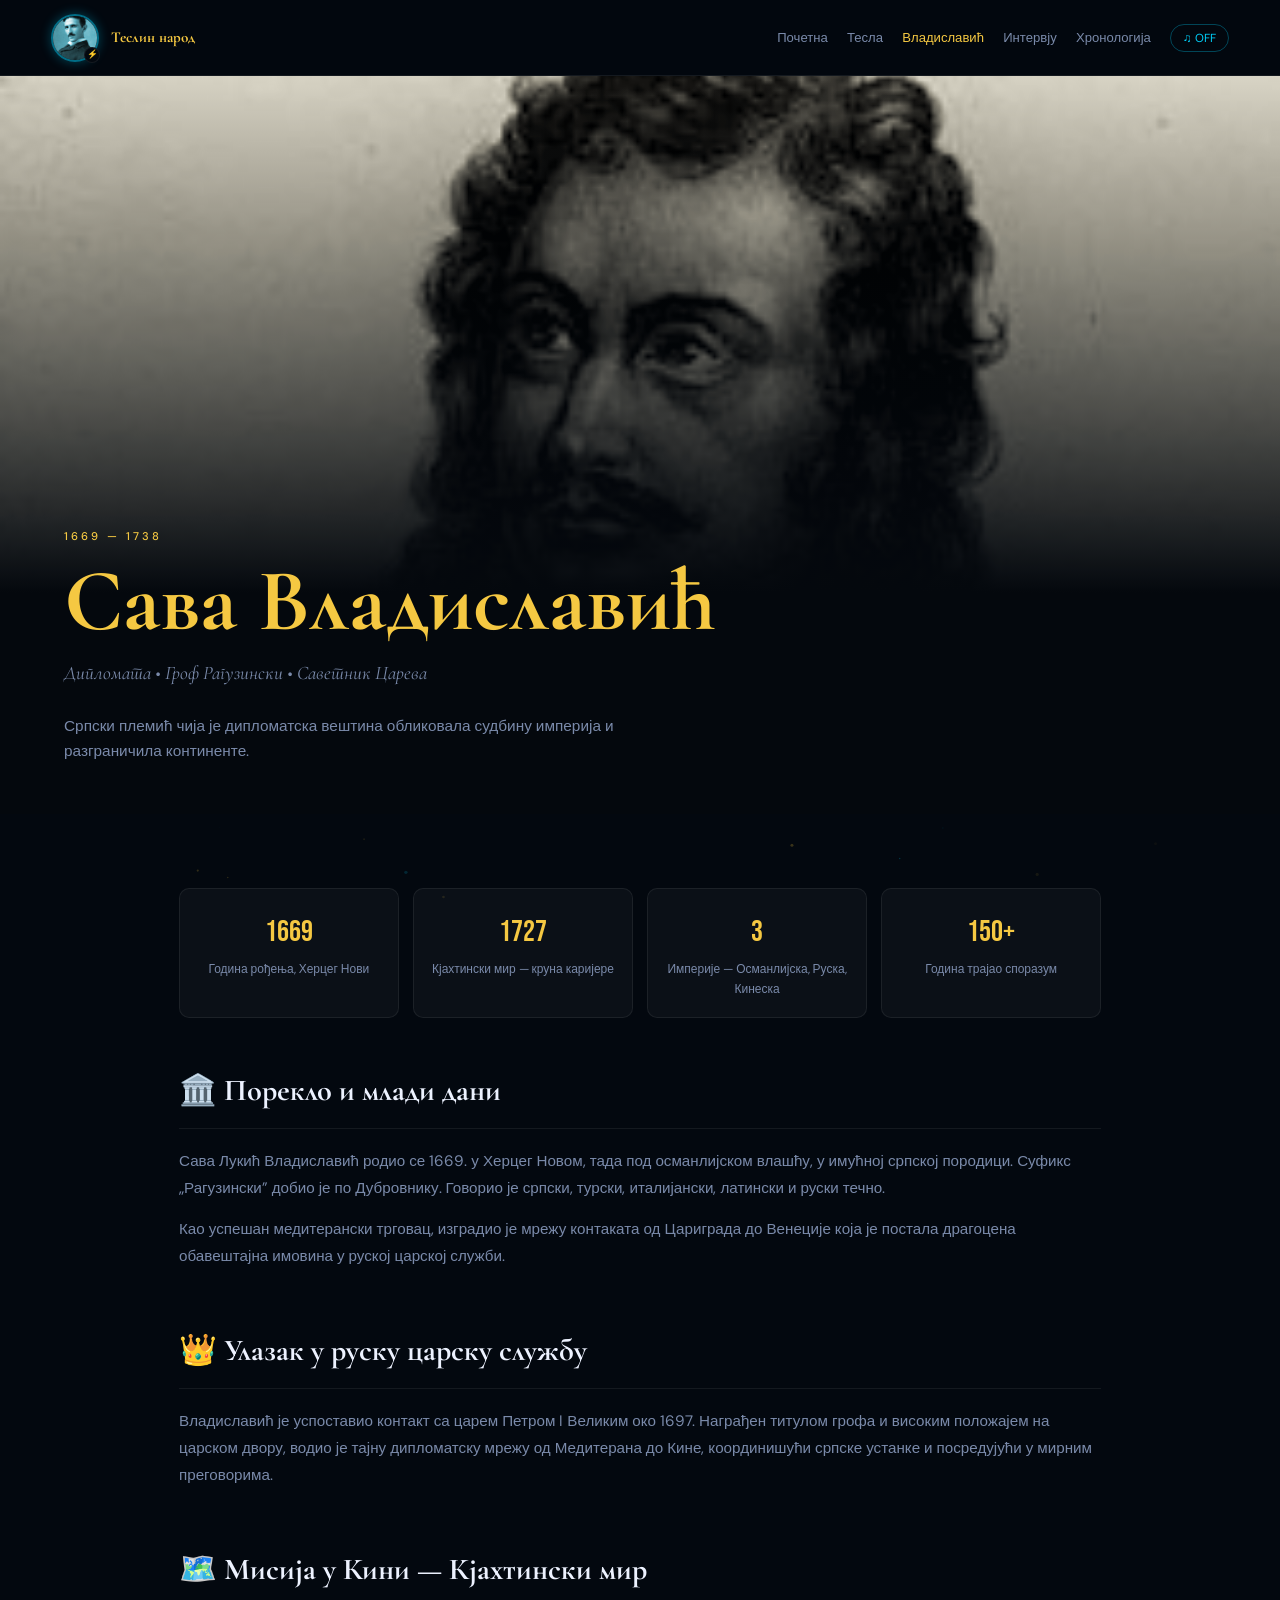
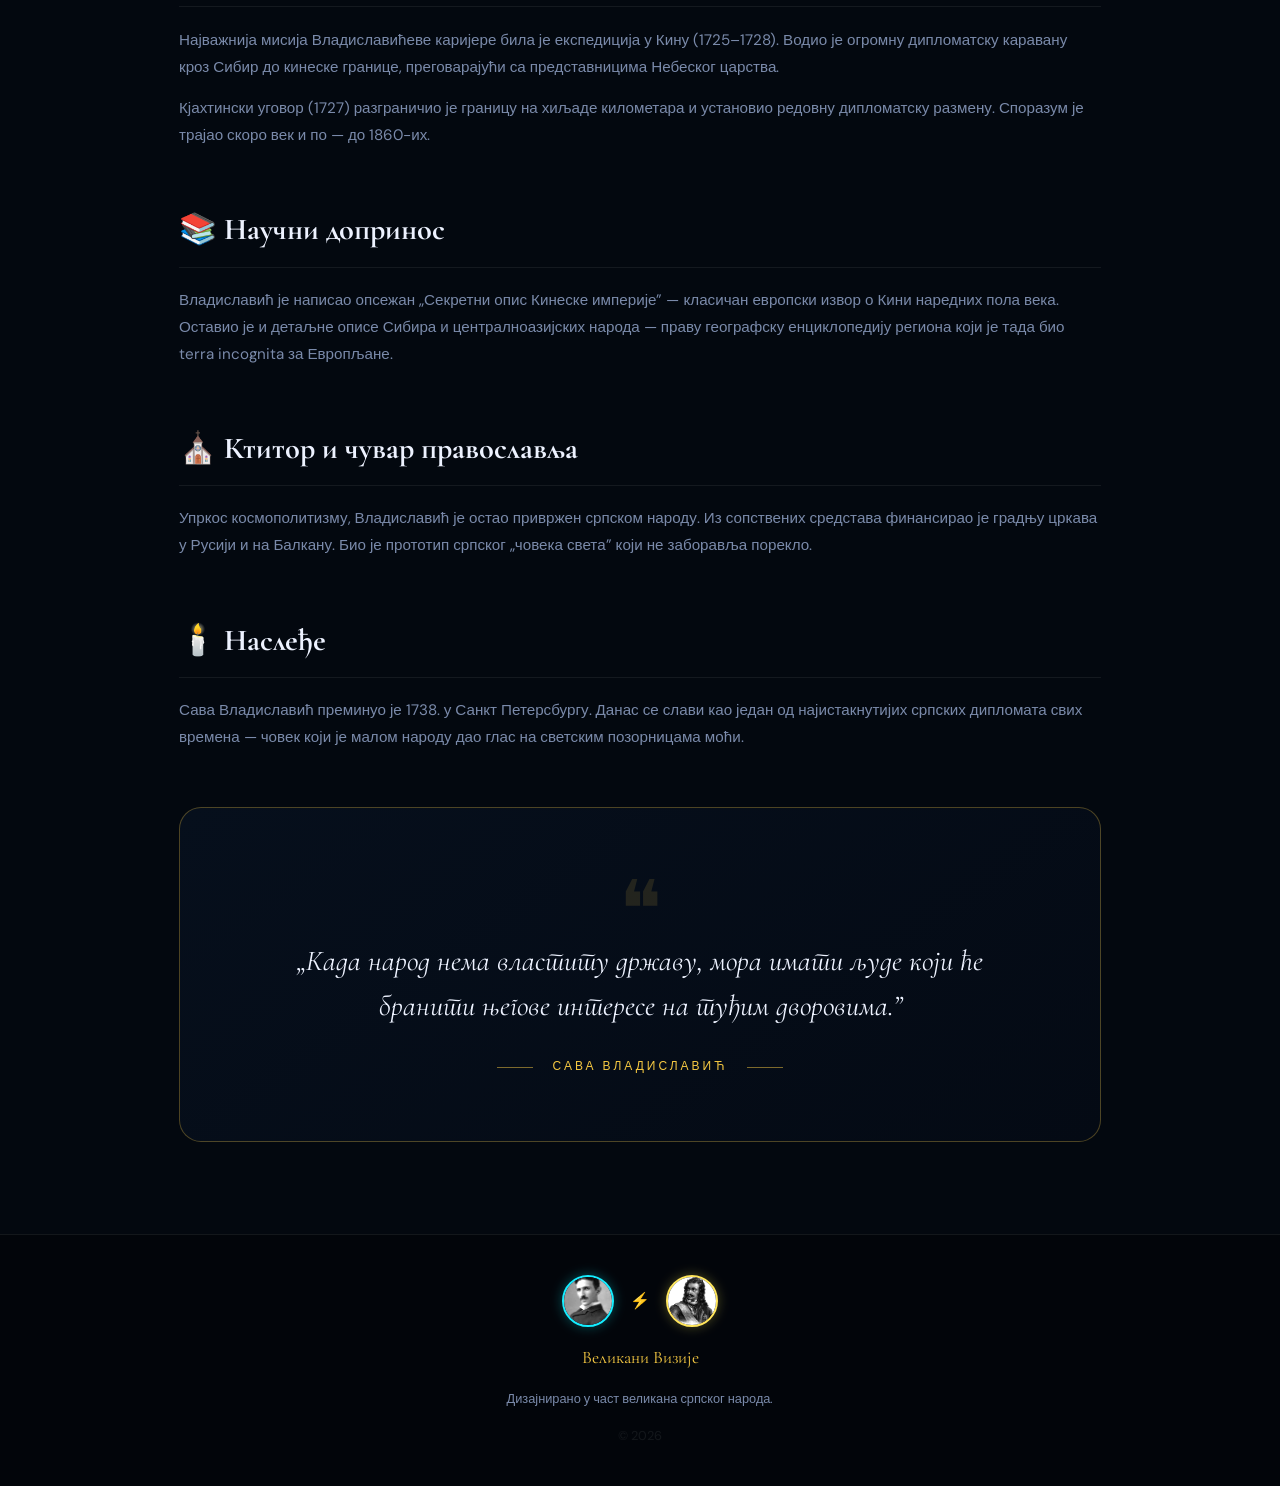
<file: sava.html>
<!DOCTYPE html>
<html lang="sr-Cyrl">

<head>
  <meta charset="UTF-8" />
  <meta name="viewport" content="width=device-width, initial-scale=1.0, maximum-scale=1.0" />
  <title>Сава Владиславић | Теслин народ</title>
  <link rel="preconnect" href="https://fonts.googleapis.com" />
  <link rel="preconnect" href="https://fonts.gstatic.com" crossorigin />
  <link
    href="https://fonts.googleapis.com/css2?family=Cormorant+Garamond:ital,wght@0,400;0,600;0,700;1,400&family=Bebas+Neue&family=DM+Sans:wght@300;400;500&display=swap"
    rel="stylesheet" />
  <link rel="stylesheet" href="styles.css" />
</head>

<body>
  <audio id="bgMusic" loop>
    <source src="tamo-daleko.mp3" type="audio/mpeg">
  </audio>
  <canvas id="particleCanvas"></canvas>
  <header class="topbar">
    <div class="brand">
      <div class="logo-coin-wrap">
        <div class="logo-coin-inner">
          <div class="logo-coin-front"><img
              src="[data-uri]"
              alt="Tesla" />
            <div class="logo-coin-overlay cyan-o"></div>
          </div>
          <div class="logo-coin-back"><img
              src="[data-uri]"
              alt="Sava" />
            <div class="logo-coin-overlay gold-o"></div>
          </div>
        </div>
        <div class="logo-bolt-pip">⚡</div>
      </div>
      <div>
        <h1 class="brand-title">Теслин народ</h1>
      </div>
    </div>
    <button class="hamburger" id="hamburger" aria-label="Мени">
      <span></span><span></span><span></span>
    </button>
    <nav id="mainNav">
      <a href="index.html#gimnazija-smederevo">Почетна</a>
      <a href="tesla.html">Тесла</a>
      <a href="sava.html" style="color:var(--accent)">Владиславић</a>
      <a href="intervju.html">Интервју</a>
      <a href="index.html#timeline">Хронологија</a>
      <button id="musicToggle" class="music-btn">♫ OFF</button>
    </nav>
  </header>
  <main>
    <div class="bio-hero">
      <div class="bio-hero-bg gold-tint"><img
          src="[data-uri]"
          alt="Sava Vladislavić" /></div>
      <div class="bio-hero-content">
        <p class="eyebrow gold">1669 — 1738</p>
        <h1 class="gold-text">Сава Владиславић</h1>
        <p class="bio-subtitle">Дипломата • Гроф Рагузински • Саветник Царева</p>
        <p style="color:var(--text-muted);max-width:580px;font-size:0.96rem">Српски племић чија је дипломатска вештина
          обликовала судбину империја и разграничила континенте.</p>
      </div>
    </div>
    <div class="bio-content">
      <div class="fact-grid scroll-anim">
        <div class="fact-item gold-fact"><span class="fact-num">1669</span><span class="fact-label">Година рођења,
            Херцег Нови</span></div>
        <div class="fact-item gold-fact"><span class="fact-num">1727</span><span class="fact-label">Кјахтински мир —
            круна каријере</span></div>
        <div class="fact-item gold-fact"><span class="fact-num">3</span><span class="fact-label">Империје — Османлијска,
            Руска, Кинеска</span></div>
        <div class="fact-item gold-fact"><span class="fact-num">150+</span><span class="fact-label">Година трајао
            споразум</span></div>
      </div>
      <div class="bio-section scroll-anim" style="margin-top:3rem">
        <h2>🏛️ Порекло и млади дани</h2>
        <p>Сава Лукић Владиславић родио се 1669. у Херцег Новом, тада под османлијском влашћу, у имућној српској
          породици. Суфикс „Рагузински” добио је по Дубровнику. Говорио је српски, турски, италијански, латински и руски
          течно.</p>
        <p>Као успешан медитерански трговац, изградио је мрежу контаката од Цариграда до Венеције која је постала
          драгоцена обавештајна имовина у руској царској служби.</p>
      </div>
      <div class="bio-section scroll-anim">
        <h2>👑 Улазак у руску царску службу</h2>
        <p>Владиславић је успоставио контакт са царем Петром I Великим око 1697. Награђен титулом грофа и високим
          положајем на царском двору, водио је тајну дипломатску мрежу од Медитерана до Кине, координишући српске
          устанке и посредујући у мирним преговорима.</p>
      </div>
      <div class="bio-section scroll-anim">
        <h2>🗺️ Мисија у Кини — Кјахтински мир</h2>
        <p>Најважнија мисија Владиславићеве каријере била је експедиција у Кину (1725–1728). Водио је огромну
          дипломатску каравану кроз Сибир до кинеске границе, преговарајући са представницима Небеског царства.</p>
        <p>Кјахтински уговор (1727) разграничио је границу на хиљаде километара и установио редовну дипломатску размену.
          Споразум је трајао скоро век и по — до 1860-их.</p>
      </div>
      <div class="bio-section scroll-anim">
        <h2>📚 Научни допринос</h2>
        <p>Владиславић је написао опсежан „Секретни опис Кинеске империје” — класичан европски извор о Кини наредних
          пола века. Оставио је и детаљне описе Сибира и централноазијских народа — праву географску енциклопедију
          региона који је тада био terra incognita за Европљане.</p>
      </div>
      <div class="bio-section scroll-anim">
        <h2>⛪ Ктитор и чувар православља</h2>
        <p>Упркос космополитизму, Владиславић је остао привржен српском народу. Из сопствених средстава финансирао је
          градњу цркава у Русији и на Балкану. Био је прототип српског „човека света” који не заборавља порекло.</p>
      </div>
      <div class="bio-section scroll-anim">
        <h2>🕯️ Наслеђе</h2>
        <p>Сава Владиславић преминуо је 1738. у Санкт Петерсбургу. Данас се слави као један од најистакнутијих српских
          дипломата свих времена — човек који је малом народу дао глас на светским позорницама моћи.</p>
      </div>
      <section class="quote-panel scroll-anim" style="margin:2rem 0;border-color:var(--border-gold)">
        <div class="quote-inner">
          <div class="quote-decoration" style="color:var(--accent)">❝</div>
          <blockquote>„Када народ нема властиту државу, мора имати људе који ће бранити његове интересе на туђим
            дворовима.”</blockquote>
          <div class="quote-author" style="color:var(--accent)">
            <div class="quote-line" style="background:var(--accent)"></div><span>Сава Владиславић</span>
            <div class="quote-line" style="background:var(--accent)"></div>
          </div>
        </div>
      </section>
    </div>
  </main>
  <footer class="footer">
    <div class="footer-inner">
      <div class="footer-portraits"><img
          src="[data-uri]"
          alt="Tesla" class="footer-portrait cyan-border" /><span class="logo-bolt-sm">⚡</span><img
          src="[data-uri]"
          alt="Sava" class="footer-portrait gold-border" /></div>
      <div class="footer-brand">Великани Визије</div>
      <p>Дизајнирано у част великана српског народа.</p>
      <p class="footer-copy">&copy; 2026</p>
    </div>
  </footer>
  <script src="script.js"></script>
</body>

</html>
</file>
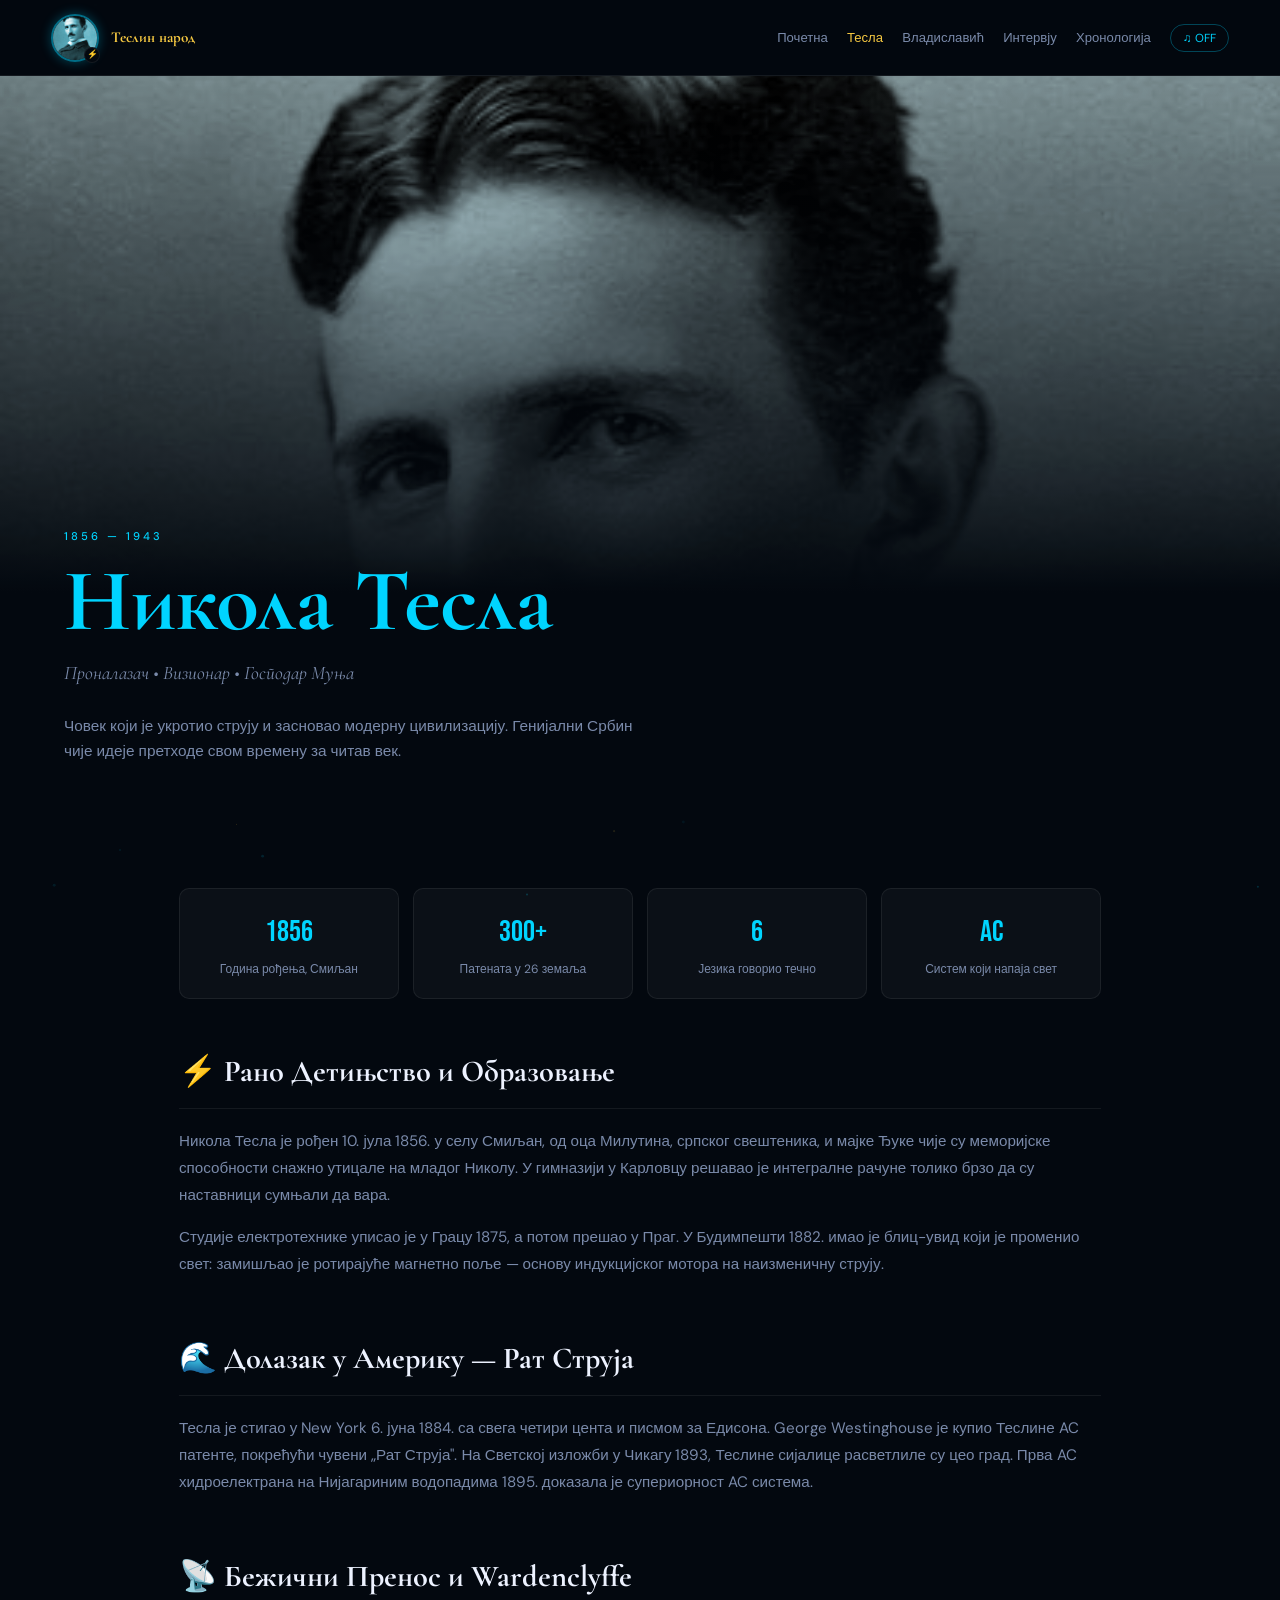
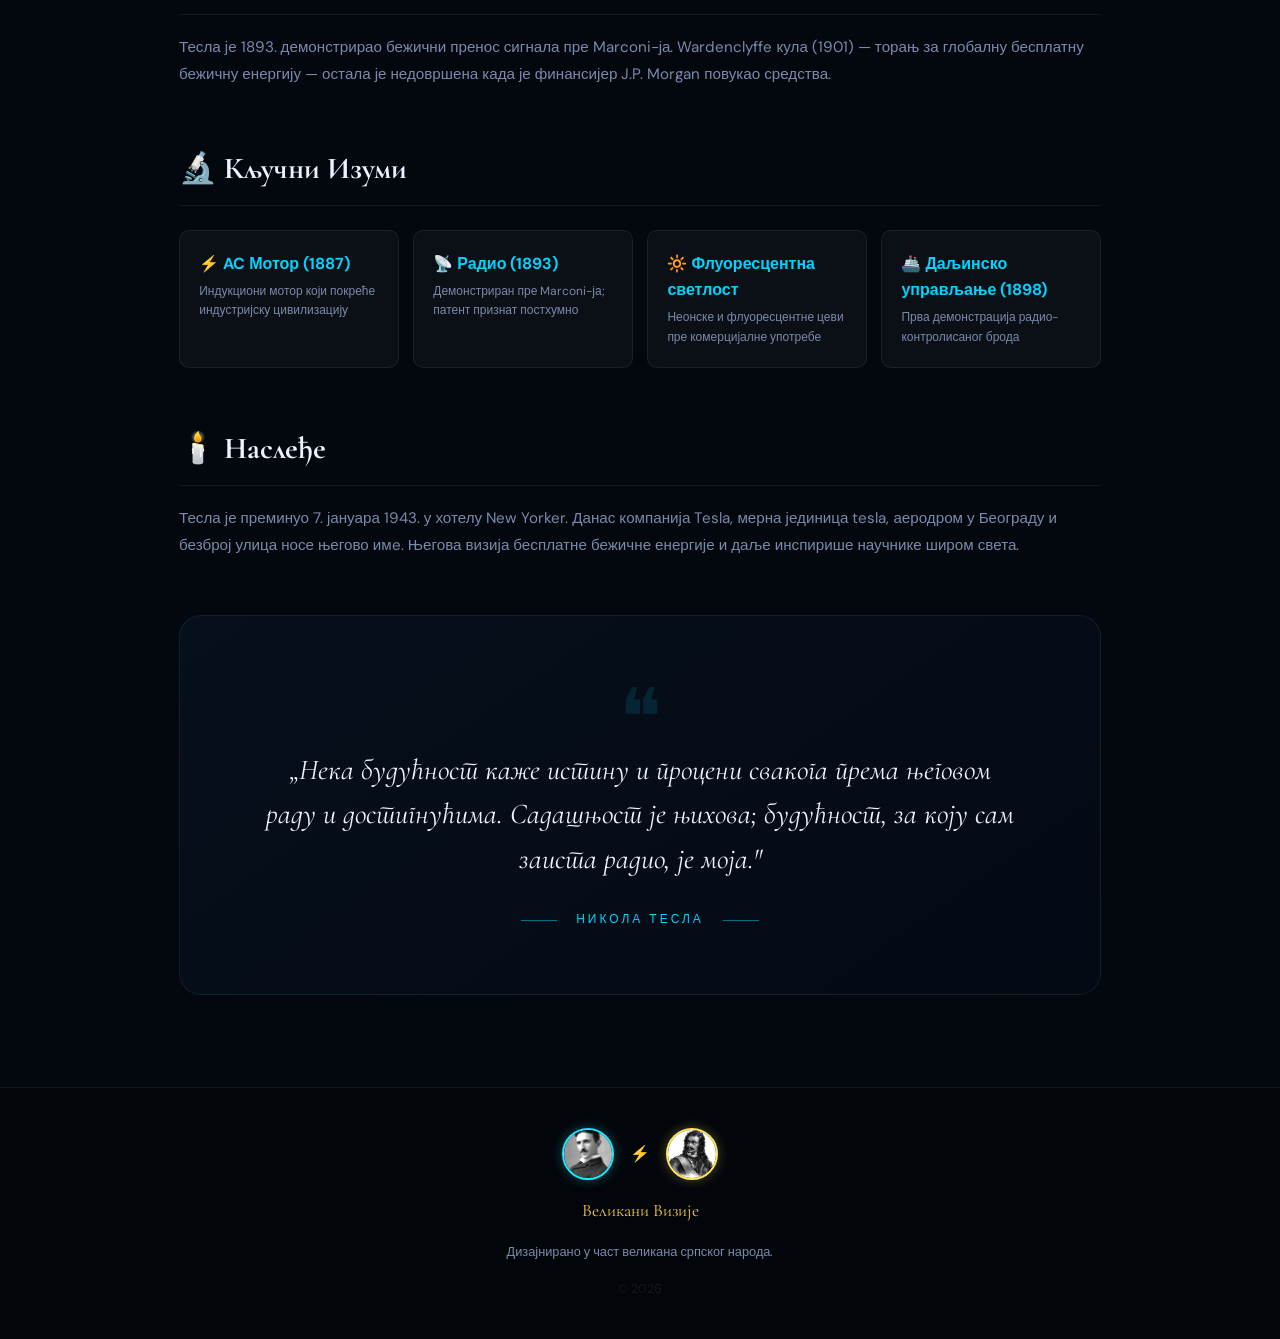
<file: tesla.html>
<!DOCTYPE html>
<html lang="sr-Cyrl">

<head>
  <meta charset="UTF-8" />
  <meta name="viewport" content="width=device-width, initial-scale=1.0" />
  <title>Никола Тесла | Теслин народ</title>
  <link rel="preconnect" href="https://fonts.googleapis.com" />
  <link rel="preconnect" href="https://fonts.gstatic.com" crossorigin />
  <link
    href="https://fonts.googleapis.com/css2?family=Cormorant+Garamond:ital,wght@0,400;0,600;0,700;1,400&family=Bebas+Neue&family=DM+Sans:wght@300;400;500&display=swap"
    rel="stylesheet" />
  <link rel="stylesheet" href="styles.css" />
</head>

<body>
  <audio id="bgMusic" loop>
    <source src="tamo-daleko.mp3" type="audio/mpeg">
  </audio>
  <canvas id="particleCanvas"></canvas>
  <header class="topbar">
    <div class="brand">
      <div class="logo-coin-wrap">
        <div class="logo-coin-inner">
          <div class="logo-coin-front"><img
              src="[data-uri]"
              alt="Tesla" />
            <div class="logo-coin-overlay cyan-o"></div>
          </div>
          <div class="logo-coin-back"><img
              src="[data-uri]"
              alt="Сава" />
            <div class="logo-coin-overlay gold-o"></div>
          </div>
        </div>
        <div class="logo-bolt-pip">⚡</div>
      </div>
      <div>
        <h1 class="brand-title">Теслин народ</h1>
      </div>
    </div>
    <button class="hamburger" id="hamburger" aria-label="Мени">
      <span></span><span></span><span></span>
    </button>
    <nav id="mainNav">
      <a href="index.html#gimnazija-smederevo">Почетна</a>
      <a href="tesla.html" style="color:var(--accent)">Тесла</a>
      <a href="sava.html">Владиславић</a>
      <a href="intervju.html">Интервју</a>
      <a href="index.html#timeline">Хронологија</a>
      <button id="musicToggle" class="music-btn">♫ OFF</button>
    </nav>
  </header>
  <main>
    <div class="bio-hero">
      <div class="bio-hero-bg cyan-tint"><img
          src="[data-uri]"
          alt="Никола Тесла" /></div>
      <div class="bio-hero-content">
        <p class="eyebrow cyan">1856 — 1943</p>
        <h1 class="cyan-text">Никола Тесла</h1>
        <p class="bio-subtitle">Проналазач • Визионар • Господар Муња</p>
        <p style="color:var(--text-muted);max-width:580px;font-size:0.96rem">Човек који је укротио струју и засновао
          модерну цивилизацију. Генијални Србин чије идеје претходе свом времену за читав век.</p>
      </div>
    </div>
    <div class="bio-content">
      <div class="fact-grid scroll-anim">
        <div class="fact-item"><span class="fact-num">1856</span><span class="fact-label">Година рођења, Смиљан</span>
        </div>
        <div class="fact-item"><span class="fact-num">300+</span><span class="fact-label">Патената у 26 земаља</span>
        </div>
        <div class="fact-item"><span class="fact-num">6</span><span class="fact-label">Језика говорио течно</span></div>
        <div class="fact-item"><span class="fact-num">AC</span><span class="fact-label">Систем који напаја свет</span>
        </div>
      </div>
      <div class="bio-section scroll-anim" style="margin-top:3rem">
        <h2>⚡ Рано Детињство и Образовање</h2>
        <p>Никола Тесла је рођен 10. јула 1856. у селу Смиљан, од оца Милутина, српског свештеника, и мајке Ђуке чије су
          меморијске способности снажно утицале на младог Николу. У гимназији у Карловцу решавао је интегралне рачуне
          толико брзо да су наставници сумњали да вара.</p>
        <p>Студије електротехнике уписао је у Грацу 1875, а потом прешао у Праг. У Будимпешти 1882. имао је блиц-увид
          који је променио свет: замишљао је ротирајуће магнетно поље — основу индукцијског мотора на наизменичну
          струју.</p>
      </div>
      <div class="bio-section scroll-anim">
        <h2>🌊 Долазак у Америку — Рат Струја</h2>
        <p>Тесла је стигао у New York 6. јуна 1884. са свега четири цента и писмом за Едисона. George Westinghouse је
          купио Теслине AC патенте, покрећући чувени „Рат Струја". На Светској изложби у Чикагу 1893, Теслине сијалице
          расветлиле су цео град. Прва AC хидроелектрана на Нијагариним водопадима 1895. доказала је супериорност AC
          система.</p>
      </div>
      <div class="bio-section scroll-anim">
        <h2>📡 Бежични Пренос и Wardenclyffe</h2>
        <p>Тесла је 1893. демонстрирао бежични пренос сигнала пре Marconi-ја. Wardenclyffe кула (1901) — торањ за
          глобалну бесплатну бежичну енергију — остала је недовршена када је финансијер J.P. Morgan повукао средства.
        </p>
      </div>
      <div class="bio-section scroll-anim">
        <h2>🔬 Кључни Изуми</h2>
        <div class="fact-grid">
          <div class="fact-item" style="text-align:left;padding:1.2rem"><strong
              style="color:var(--primary);display:block;margin-bottom:0.3rem">⚡ AC Мотор (1887)</strong><span
              class="fact-label">Индукциони мотор који покреће индустријску цивилизацију</span></div>
          <div class="fact-item" style="text-align:left;padding:1.2rem"><strong
              style="color:var(--primary);display:block;margin-bottom:0.3rem">📡 Радио (1893)</strong><span
              class="fact-label">Демонстриран пре Marconi-ја; патент признат постхумно</span></div>
          <div class="fact-item" style="text-align:left;padding:1.2rem"><strong
              style="color:var(--primary);display:block;margin-bottom:0.3rem">🔆 Флуоресцентна светлост</strong><span
              class="fact-label">Неонске и флуоресцентне цеви пре комерцијалне употребе</span></div>
          <div class="fact-item" style="text-align:left;padding:1.2rem"><strong
              style="color:var(--primary);display:block;margin-bottom:0.3rem">🚢 Даљинско управљање (1898)</strong><span
              class="fact-label">Прва демонстрација радио-контролисаног брода</span></div>
        </div>
      </div>
      <div class="bio-section scroll-anim">
        <h2>🕯️ Наслеђе</h2>
        <p>Тесла је преминуо 7. јануара 1943. у хотелу New Yorker. Данас компанија Tesla, мерна јединица tesla, аеродром
          у Београду и безброј улица носе његово имe. Његова визија бесплатне бежичне енергије и даље инспирише научнике
          широм света.</p>
      </div>
      <section class="quote-panel scroll-anim" style="margin:2rem 0">
        <div class="quote-inner">
          <div class="quote-decoration">❝</div>
          <blockquote>„Нека будућност каже истину и процени свакога према његовом раду и достигнућима. Садашњост је
            њихова; будућност, за коју сам заиста радио, је моја."</blockquote>
          <div class="quote-author">
            <div class="quote-line"></div><span>Никола Тесла</span>
            <div class="quote-line"></div>
          </div>
        </div>
      </section>
    </div>
  </main>
  <footer class="footer">
    <div class="footer-inner">
      <div class="footer-portraits"><img
          src="[data-uri]"
          alt="Tesla" class="footer-portrait cyan-border" /><span class="logo-bolt-sm">⚡</span><img
          src="[data-uri]"
          alt="Сава" class="footer-portrait gold-border" /></div>
      <div class="footer-brand">Великани Визије</div>
      <p>Дизајнирано у част великана српског народа.</p>
      <p class="footer-copy">&copy; 2026</p>
    </div>
  </footer>
  <script src="script.js"></script>
</body>

</html>
</file>
<file: styles.css>
:root {
  color-scheme: dark;
  --bg: #03080f;
  --surface: rgba(255, 255, 255, 0.035);
  --surface-hover: rgba(255, 255, 255, 0.07);
  --text: #edf2ff;
  --text-muted: #7a8aaa;
  --primary: #00d4ff;
  --primary-dim: rgba(0, 212, 255, 0.12);
  --accent: #f5c842;
  --accent-dim: rgba(245, 200, 66, 0.1);
  --border: rgba(255, 255, 255, 0.07);
  --border-cyan: rgba(0, 212, 255, 0.3);
  --border-gold: rgba(245, 200, 66, 0.3);
  --shadow: 0 24px 60px rgba(0, 0, 0, 0.7);
  --shadow-cyan: 0 0 35px rgba(0, 212, 255, 0.18);
  --shadow-gold: 0 0 35px rgba(245, 200, 66, 0.15);
  --radius: 16px;
  --radius-sm: 10px;
}

* {
  box-sizing: border-box;
  margin: 0;
  padding: 0;
}

html {
  scroll-behavior: smooth;
  -webkit-text-size-adjust: 100%;
}

body {
  font-family: 'DM Sans', sans-serif;
  color: var(--text);
  background: var(--bg);
  line-height: 1.65;
  overflow-x: hidden;
}

#particleCanvas {
  position: fixed;
  top: 0;
  left: 0;
  width: 100%;
  height: 100%;
  pointer-events: none;
  z-index: 0;
  opacity: 0.35;
}

main,
header,
footer {
  position: relative;
  z-index: 1;
}

/* TOPBAR */
.topbar {
  position: sticky;
  top: 0;
  z-index: 200;
  display: flex;
  justify-content: space-between;
  align-items: center;
  padding: 0.85rem 4%;
  backdrop-filter: blur(24px) saturate(180%);
  background: rgba(3, 8, 15, 0.92);
  border-bottom: 1px solid var(--border);
  gap: 1rem;
}

.brand {
  display: flex;
  align-items: center;
  gap: 0.75rem;
  flex-shrink: 0;
}

.brand-title {
  font-family: 'Cormorant Garamond', serif;
  font-size: 0.95rem;
  font-weight: 700;
  color: var(--accent);
  line-height: 1.2;
}

.brand-sub {
  font-family: 'Cormorant Garamond', serif;
  font-size: 0.95rem;
  font-weight: 700;
  color: var(--accent);
  line-height: 1.2;
}

/* DUAL LOGO */
.logo-duo {
  width: 52px;
  height: 52px;
  border-radius: 14px;
  display: flex;
  overflow: hidden;
  position: relative;
  flex-shrink: 0;
  border: 1px solid var(--border);
  box-shadow: 0 4px 20px rgba(0, 0, 0, 0.5);
}

.logo-half {
  width: 50%;
  height: 100%;
  overflow: hidden;
  position: relative;
}

.logo-img {
  width: 100%;
  height: 100%;
  object-fit: cover;
  object-position: center 30%;
  display: block;
  filter: grayscale(30%) contrast(1.1);
}

.logo-overlay {
  position: absolute;
  inset: 0;
  mix-blend-mode: color;
  opacity: 0.55;
}

.cyan-overlay {
  background: var(--primary);
}

.gold-overlay {
  background: var(--accent);
}

.logo-divider {
  width: 1px;
  background: rgba(255, 255, 255, 0.25);
  flex-shrink: 0;
  z-index: 2;
}

.logo-bolt-icon {
  position: absolute;
  bottom: 2px;
  left: 50%;
  transform: translateX(-50%);
  font-size: 0.7rem;
  z-index: 3;
  text-shadow: 0 0 6px rgba(0, 212, 255, 0.8);
}

/* HAMBURGER */
.hamburger {
  display: none;
  flex-direction: column;
  justify-content: space-between;
  width: 30px;
  height: 20px;
  background: none;
  border: none;
  cursor: pointer;
  padding: 0;
  flex-shrink: 0;
}

.hamburger span {
  display: block;
  width: 100%;
  height: 2px;
  background: var(--text-muted);
  border-radius: 2px;
  transition: all 0.3s;
}

.hamburger.open span:nth-child(1) {
  transform: translateY(9px) rotate(45deg);
}

.hamburger.open span:nth-child(2) {
  opacity: 0;
}

.hamburger.open span:nth-child(3) {
  transform: translateY(-9px) rotate(-45deg);
}

/* NAV */
nav {
  display: flex;
  align-items: center;
  gap: 1.2rem;
}

nav a {
  color: var(--text-muted);
  text-decoration: none;
  font-size: 0.82rem;
  font-weight: 500;
  transition: color 0.25s;
  white-space: nowrap;
}

nav a:hover {
  color: var(--primary);
}

.music-btn {
  background: none;
  border: 1px solid var(--border-cyan);
  color: var(--primary);
  padding: 5px 12px;
  border-radius: 20px;
  cursor: pointer;
  font-size: 0.73rem;
  font-family: 'DM Sans', sans-serif;
  transition: all 0.3s;
  white-space: nowrap;
}

.music-btn.active {
  background: var(--primary);
  color: #000;
  border-color: var(--primary);
}

/* EYEBROW */
.eyebrow {
  display: block;
  text-transform: uppercase;
  letter-spacing: 3px;
  font-weight: 500;
  font-size: 0.7rem;
  margin-bottom: 0.7rem;
}

.eyebrow.cyan {
  color: var(--primary);
}

.eyebrow.gold {
  color: var(--accent);
}

/* HERO */
.hero {
  display: flex;
  flex-direction: column;
  align-items: center;
  justify-content: center;
  gap: 4rem;
  padding: 100px 5% 100px;
  min-height: 92vh;
  position: relative;
  text-align: center;
}

.hero::before {
  content: '';
  position: absolute;
  inset: 0;
  background: radial-gradient(circle at center, rgba(0, 212, 255, 0.08) 0%, transparent 70%);
  pointer-events: none;
}

.hero-title {
  font-family: 'Cormorant Garamond', serif;
  font-size: clamp(2.4rem, 5vw, 4.5rem);
  line-height: 1.06;
  font-weight: 700;
  margin-bottom: 1.2rem;
}

.hero-title em {
  color: var(--primary);
  font-style: italic;
}

.hero-desc {
  color: var(--text-muted);
  font-size: 0.97rem;
  max-width: 580px;
  margin: 0 auto 1.8rem;
}

.hero-actions {
  display: flex;
  justify-content: center;
  gap: 0.8rem;
  flex-wrap: wrap;
  margin-bottom: 2.5rem;
}

.button {
  padding: 0.8rem 1.8rem;
  border-radius: 50px;
  text-decoration: none;
  font-weight: 600;
  transition: all 0.3s;
  font-size: 0.87rem;
  display: inline-block;
}

.button.primary {
  background: var(--primary);
  color: #000;
  box-shadow: 0 8px 24px rgba(0, 212, 255, 0.3);
}

.button.primary:hover {
  transform: translateY(-2px);
  box-shadow: 0 14px 32px rgba(0, 212, 255, 0.4);
}

.button.secondary {
  border: 1px solid var(--border-gold);
  color: var(--accent);
  background: var(--accent-dim);
}

.button.secondary:hover {
  background: var(--accent);
  color: #000;
  transform: translateY(-2px);
}

.hero-stats {
  display: flex;
  justify-content: center;
  align-items: center;
  gap: 1.8rem;
  padding-top: 1.8rem;
  border-top: 1px solid var(--border);
  width: 100%;
}

.stat {
  display: flex;
  flex-direction: column;
}

.stat-num {
  font-family: 'Bebas Neue', sans-serif;
  font-size: 1.9rem;
  color: var(--primary);
  line-height: 1;
}

.stat-label {
  font-size: 0.65rem;
  color: var(--text-muted);
  text-transform: uppercase;
  letter-spacing: 1.5px;
  margin-top: 2px;
}

.stat-divider {
  width: 1px;
  height: 36px;
  background: var(--border);
}

/* DUAL PORTRAIT */
.hero-visual {
  display: flex;
  justify-content: center;
  align-items: center;
}

.dual-portrait {
  display: flex;
  align-items: stretch;
  position: relative;
  border-radius: 20px;
  overflow: hidden;
  box-shadow: var(--shadow);
  border: 1px solid var(--border);
  max-width: 400px;
  width: 100%;
}

.dp-card {
  flex: 1;
  display: flex;
  flex-direction: column;
  overflow: hidden;
  position: relative;
  cursor: pointer;
  transition: flex 0.5s cubic-bezier(0.4, 0, 0.2, 1);
}

.dp-card:hover {
  flex: 1.4;
}

.dp-img-wrap {
  position: relative;
  flex: 1;
  overflow: hidden;
  min-height: 280px;
}

.dp-img {
  width: 100%;
  height: 100%;
  object-fit: cover;
  object-position: center 45%;
  display: block;
  filter: grayscale(10%) contrast(1.05) brightness(1.1);
  transition: transform 0.5s ease;
}

.dp-card:hover .dp-img {
  transform: scale(1.04);
}

.dp-img-overlay {
  position: absolute;
  inset: 0;
  opacity: 0.3;
  mix-blend-mode: color;
  transition: opacity 0.3s;
}

.dp-card:hover .dp-img-overlay {
  opacity: 0.5;
}

.cyan-grad {
  background: var(--primary);
}

.gold-grad {
  background: var(--accent);
}

.dp-info {
  padding: 0.9rem 0.9rem 0.5rem;
  background: linear-gradient(to top, rgba(3, 8, 15, 0.98), rgba(3, 8, 15, 0.7));
  display: flex;
  flex-direction: column;
}

.dp-name {
  font-family: 'Cormorant Garamond', serif;
  font-size: 0.9rem;
  font-weight: 700;
  color: var(--text);
}

.dp-role {
  font-size: 0.62rem;
  color: var(--primary);
  text-transform: uppercase;
  letter-spacing: 2px;
  margin-top: 2px;
}

.gold-text-sm {
  color: var(--accent) !important;
}

.dp-link {
  display: block;
  padding: 0.55rem 0.9rem;
  background: var(--primary-dim);
  color: var(--primary);
  font-size: 0.72rem;
  font-weight: 600;
  text-decoration: none;
  text-align: center;
  border-top: 1px solid var(--border-cyan);
  opacity: 0;
  transform: translateY(5px);
  transition: all 0.3s;
}

.dp-card:hover .dp-link {
  opacity: 1;
  transform: translateY(0);
}

.gold-link {
  background: var(--accent-dim) !important;
  color: var(--accent) !important;
  border-color: var(--border-gold) !important;
}

.dp-divider {
  width: 1px;
  background: var(--border);
  display: flex;
  align-items: center;
  justify-content: center;
  position: relative;
  z-index: 2;
  flex-shrink: 0;
}

.dp-bolt {
  background: var(--bg);
  border: 1px solid var(--border);
  border-radius: 50%;
  width: 28px;
  height: 28px;
  display: flex;
  align-items: center;
  justify-content: center;
  font-size: 0.75rem;
  flex-shrink: 0;
  position: absolute;
}

/* DIVIDERS */
.section-divider {
  display: flex;
  align-items: center;
  justify-content: center;
  gap: 1rem;
  padding: 2.5rem 0;
  opacity: 0.25;
}

.section-divider span {
  color: var(--primary);
  font-size: 0.55rem;
}

.gold-div span {
  color: var(--accent);
}

/* SECTIONS */
.section {
  padding: 70px 5%;
  max-width: 1280px;
  margin: 0 auto;
}

.section-label {
  font-size: 0.68rem;
  text-transform: uppercase;
  letter-spacing: 4px;
  color: var(--text-muted);
  margin-bottom: 0.8rem;
}

.gold-label {
  color: var(--accent);
}

.section-title {
  font-family: 'Cormorant Garamond', serif;
  font-size: clamp(1.8rem, 3.5vw, 2.8rem);
  font-weight: 700;
  margin-bottom: 2.5rem;
  text-align: center;
}

/* TWO COL */
.two-col-layout {
  display: grid;
  grid-template-columns: 1fr 1fr;
  gap: 3.5rem;
  align-items: start;
}

.two-col-layout.reverse {
  direction: rtl;
}

.two-col-layout.reverse>* {
  direction: ltr;
}

.col-text h3 {
  font-family: 'Cormorant Garamond', serif;
  font-size: clamp(1.7rem, 2.8vw, 2.4rem);
  font-weight: 700;
  margin-bottom: 1rem;
  line-height: 1.15;
}

.col-text p {
  color: var(--text-muted);
  font-size: 0.94rem;
}

.col-cards {
  display: flex;
  flex-direction: column;
  gap: 0.9rem;
}

/* FEATURE CARDS */
.feature-card {
  display: flex;
  align-items: flex-start;
  gap: 1rem;
  background: var(--surface);
  border: 1px solid var(--border);
  border-radius: var(--radius);
  padding: 1.1rem;
  transition: all 0.3s;
}

.feature-card:hover {
  background: var(--surface-hover);
  border-color: var(--border-cyan);
  transform: translateX(4px);
}

.gold-card-feat:hover {
  border-color: var(--border-gold);
}

.fc-icon {
  font-size: 1.3rem;
  min-width: 42px;
  height: 42px;
  display: grid;
  place-items: center;
  border-radius: 10px;
  flex-shrink: 0;
}

.cyan-icon {
  background: var(--primary-dim);
  border: 1px solid var(--border-cyan);
}

.gold-icon {
  background: var(--accent-dim);
  border: 1px solid var(--border-gold);
}

.feature-card h4 {
  font-family: 'Cormorant Garamond', serif;
  font-size: 1rem;
  font-weight: 700;
  margin-bottom: 0.25rem;
}

.feature-card p {
  font-size: 0.81rem;
  color: var(--text-muted);
  line-height: 1.5;
}

/* TIMELINE */
.timeline {
  position: relative;
  max-width: 860px;
  margin: 0 auto;
}

.timeline::before {
  content: '';
  position: absolute;
  left: 50%;
  top: 0;
  bottom: 0;
  width: 1px;
  background: var(--border);
  transform: translateX(-50%);
}

.tl-item {
  display: grid;
  grid-template-columns: 1fr 50px 1fr;
  gap: 1.2rem;
  align-items: center;
  margin-bottom: 2.5rem;
}

.tl-item.right {
  direction: rtl;
}

.tl-item.right>* {
  direction: ltr;
}

.tl-year {
  font-family: 'Bebas Neue', sans-serif;
  font-size: 1.5rem;
  text-align: right;
  line-height: 1;
}

.tl-year.cyan {
  color: var(--primary);
}

.tl-year.gold {
  color: var(--accent);
}

.tl-dot {
  width: 12px;
  height: 12px;
  border-radius: 50%;
  margin: 0 auto;
  position: relative;
  z-index: 1;
}

.cyan-dot {
  background: var(--primary);
  box-shadow: 0 0 12px var(--primary);
}

.gold-dot {
  background: var(--accent);
  box-shadow: 0 0 12px var(--accent);
}

.tl-content {
  background: var(--surface);
  border: 1px solid var(--border);
  border-radius: var(--radius-sm);
  padding: 1rem;
}

.right-content {
  text-align: right;
}

.tl-content h4 {
  font-family: 'Cormorant Garamond', serif;
  font-size: 0.95rem;
  font-weight: 700;
  margin-bottom: 0.3rem;
}

.tl-content p {
  font-size: 0.8rem;
  color: var(--text-muted);
}

/* QUOTE */
.quote-panel {
  margin: 0 4% 4rem;
  padding: 4rem 3rem;
  text-align: center;
  background: linear-gradient(145deg, #060f1c, #040a14);
  border: 1px solid var(--border);
  border-radius: 22px;
  position: relative;
  overflow: hidden;
}

.quote-inner {
  position: relative;
  z-index: 1;
}

.quote-decoration {
  font-family: 'Cormorant Garamond', serif;
  font-size: 5rem;
  color: var(--primary);
  opacity: 0.12;
  line-height: 1;
  margin-bottom: -0.8rem;
}

.quote-panel blockquote {
  font-family: 'Cormorant Garamond', serif;
  font-size: clamp(1.2rem, 2.5vw, 1.8rem);
  font-style: italic;
  max-width: 750px;
  margin: 0 auto 1.8rem;
  line-height: 1.55;
}

.quote-author {
  display: flex;
  align-items: center;
  justify-content: center;
  gap: 1.2rem;
  font-size: 0.75rem;
  text-transform: uppercase;
  letter-spacing: 3px;
  color: var(--primary);
}

.quote-line {
  width: 36px;
  height: 1px;
  background: var(--primary);
  opacity: 0.5;
}

/* FOOTER */
.footer {
  padding: 2.5rem 5%;
  border-top: 1px solid var(--border);
  background: rgba(0, 0, 0, 0.3);
}

.footer-inner {
  display: flex;
  flex-direction: column;
  align-items: center;
  gap: 1rem;
  text-align: center;
}

.footer-portraits {
  display: flex;
  align-items: center;
  gap: 1rem;
}

.footer-portrait {
  width: 52px;
  height: 52px;
  border-radius: 50%;
  object-fit: cover;
  object-position: center 45%;
  filter: grayscale(10%) brightness(1.15);
}

.cyan-border {
  border: 2px solid var(--primary);
  box-shadow: 0 0 12px rgba(0, 212, 255, 0.3);
}

.gold-border {
  border: 2px solid var(--accent);
  box-shadow: 0 0 12px rgba(245, 200, 66, 0.3);
}

.logo-bolt-sm {
  font-size: 1rem;
}

.footer-brand {
  font-family: 'Cormorant Garamond', serif;
  font-size: 1.1rem;
  color: var(--accent);
}

.footer p {
  font-size: 0.8rem;
  color: var(--text-muted);
}

.footer-copy {
  font-size: 0.7rem;
  color: var(--border) !important;
}

/* BIO PAGES */
.bio-hero {
  min-height: 65vh;
  display: flex;
  align-items: flex-end;
  padding: 100px 5% 50px;
  position: relative;
  overflow: hidden;
}

@media (min-width: 1024px) {
  .bio-hero {
    min-height: 82vh;
  }
}

.bio-hero-bg {
  position: absolute;
  inset: 0;
  z-index: 0;
}

.bio-hero-bg img {
  width: 100%;
  height: 100%;
  object-fit: cover;
  object-position: center 15%;
  filter: grayscale(10%) brightness(0.85) contrast(1.05);
}

.bio-hero-bg::after {
  content: '';
  position: absolute;
  inset: 0;
  background: linear-gradient(to top, var(--bg) 30%, transparent 100%);
}

.bio-hero-bg.cyan-tint::before {
  content: '';
  position: absolute;
  inset: 0;
  z-index: 1;
  background: rgba(0, 212, 255, 0.1);
  mix-blend-mode: color;
}

.bio-hero-bg.gold-tint::before {
  content: '';
  position: absolute;
  inset: 0;
  z-index: 1;
  background: rgba(245, 200, 66, 0.1);
  mix-blend-mode: color;
}

.bio-hero-content {
  position: relative;
  z-index: 1;
  max-width: 750px;
}

.bio-hero h1 {
  font-family: 'Cormorant Garamond', serif;
  font-size: clamp(3rem, 7vw, 5.5rem);
  font-weight: 700;
  line-height: 1;
  margin-bottom: 0.8rem;
}

.cyan-text {
  color: var(--primary);
}

.gold-text {
  color: var(--accent);
}

.bio-subtitle {
  font-family: 'Cormorant Garamond', serif;
  font-size: 1.2rem;
  font-style: italic;
  color: var(--text-muted);
  margin-bottom: 1.5rem;
}

.bio-content {
  max-width: 1050px;
  margin: 0 auto;
  padding: 50px 5% 60px;
}

.bio-section {
  margin-bottom: 3.5rem;
}

.bio-section h2 {
  font-family: 'Cormorant Garamond', serif;
  font-size: 1.9rem;
  font-weight: 700;
  margin-bottom: 1.2rem;
  padding-bottom: 0.7rem;
  border-bottom: 1px solid var(--border);
}

.bio-section p {
  color: var(--text-muted);
  font-size: 0.95rem;
  line-height: 1.78;
  margin-bottom: 0.9rem;
}

.fact-grid {
  display: grid;
  grid-template-columns: repeat(auto-fit, minmax(160px, 1fr));
  gap: 0.9rem;
  margin-top: 1.5rem;
}

.fact-item {
  background: var(--surface);
  border: 1px solid var(--border);
  border-radius: var(--radius-sm);
  padding: 1.1rem;
  text-align: center;
}

.fact-num {
  font-family: 'Bebas Neue', sans-serif;
  font-size: 1.9rem;
  color: var(--primary);
  display: block;
}

.gold-fact .fact-num {
  color: var(--accent);
}

.fact-label {
  font-size: 0.75rem;
  color: var(--text-muted);
  display: block;
  margin-top: 0.2rem;
}

/* SCROLL ANIM */
.scroll-anim {
  opacity: 0;
  transform: translateY(26px);
  transition: opacity 0.7s ease-out, transform 0.7s ease-out;
  transition-delay: var(--delay, 0s);
}

.scroll-anim.visible {
  opacity: 1;
  transform: translateY(0);
}

/* ===== MOBILE ===== */
@media(max-width:768px) {
  .hamburger {
    display: flex;
  }

  nav {
    display: none;
    position: absolute;
    top: 100%;
    left: 0;
    right: 0;
    flex-direction: column;
    align-items: stretch;
    gap: 0;
    background: rgba(3, 8, 15, 0.97);
    border-bottom: 1px solid var(--border);
    padding: 0.5rem 0;
  }

  nav.open {
    display: flex;
  }

  nav a {
    padding: 0.9rem 5%;
    font-size: 0.95rem;
    border-bottom: 1px solid var(--border);
  }

  .music-btn {
    margin: 0.5rem 5%;
    width: calc(100% - 10%);
    padding: 0.75rem;
    font-size: 0.85rem;
    border-radius: 10px;
    text-align: center;
  }

  .topbar {
    flex-wrap: wrap;
    position: relative;
  }

  .hero {
    grid-template-columns: 1fr;
    padding: 60px 5% 50px;
    min-height: auto;
    gap: 2rem;
    text-align: center;
  }

  .hero::before {
    display: none;
  }

  .hero-copy {
    order: 2;
  }

  .hero-visual {
    order: 1;
  }

  .hero-title {
    font-size: clamp(2.2rem, 8vw, 3rem);
  }

  .hero-desc {
    margin: 0 auto 1.5rem;
    font-size: 0.92rem;
  }

  .hero-actions {
    justify-content: center;
  }

  .hero-stats {
    justify-content: center;
    gap: 1.2rem;
  }

  .stat-num {
    font-size: 1.5rem;
  }

  .dual-portrait {
    max-width: 100%;
    border-radius: 14px;
    margin: 0 auto;
  }

  .dp-img-wrap {
    min-height: 200px;
  }

  .dp-link {
    opacity: 1;
    transform: none;
  }

  .dp-name {
    font-size: 0.85rem;
  }

  .two-col-layout {
    grid-template-columns: 1fr;
    gap: 2rem;
    text-align: center;
  }

  .col-text p {
    margin: 0 auto;
    max-width: 100%;
  }

  .two-col-layout.reverse {
    direction: ltr;
  }

  .timeline::before {
    left: 20px;
  }

  .tl-item {
    grid-template-columns: 50px 24px 1fr;
    gap: 0.8rem;
  }

  .tl-item.right {
    direction: ltr;
  }

  .tl-year {
    font-size: 1.1rem;
    text-align: left;
  }

  .right-content {
    text-align: left;
  }

  .section {
    padding: 50px 5%;
    text-align: center;
  }

  .section-title {
    font-size: 1.7rem;
    margin-bottom: 1.8rem;
  }

  .quote-panel {
    margin: 0 3% 3rem;
    padding: 2.5rem 1.5rem;
  }

  .bio-hero {
    padding: 80px 5% 35px;
    min-height: 50vh;
    text-align: center;
  }

  .bio-hero-content {
    margin: 0 auto;
  }

  .bio-hero h1 {
    font-size: clamp(2.5rem, 9vw, 4rem);
  }

  .fact-grid {
    grid-template-columns: repeat(2, 1fr);
  }

  .brand-sub {
    display: none;
  }
}

@media(max-width:400px) {
  .hero-stats {
    flex-wrap: wrap;
    justify-content: center;
    gap: 0.8rem;
  }

  .stat-divider {
    display: none;
  }

  .dual-portrait {
    flex-direction: column;
  }

  .dp-divider {
    width: 100%;
    height: 1px;
  }

  .dp-bolt {
    transform: rotate(90deg);
  }
}

/* ══ LOGO MINI COIN ══ */
.logo-coin-wrap {
  width: 48px;
  height: 48px;
  perspective: 300px;
  position: relative;
  flex-shrink: 0;
  cursor: pointer;
}

.logo-coin-inner {
  width: 100%;
  height: 100%;
  border-radius: 50%;
  transform-style: preserve-3d;
  transform: rotateY(0deg);
  transition: transform 0.6s cubic-bezier(0.4, 0, 0.2, 1);
  position: relative;
}

.logo-coin-wrap:hover .logo-coin-inner {
  transform: rotateY(180deg);
}

.logo-coin-front,
.logo-coin-back {
  position: absolute;
  inset: 0;
  border-radius: 50%;
  overflow: hidden;
  backface-visibility: hidden;
  -webkit-backface-visibility: hidden;
}

.logo-coin-front {
  border: 2px solid rgba(0, 212, 255, 0.5);
  box-shadow: 0 0 12px rgba(0, 212, 255, 0.3);
}

.logo-coin-back {
  transform: rotateY(180deg);
  border: 2px solid rgba(245, 200, 66, 0.5);
  box-shadow: 0 0 12px rgba(245, 200, 66, 0.3);
}

.logo-coin-front img,
.logo-coin-back img {
  width: 100%;
  height: 100%;
  object-fit: cover;
  object-position: center 45%;
  display: block;
}

.logo-coin-overlay {
  position: absolute;
  inset: 0;
  border-radius: 50%;
  mix-blend-mode: color;
  opacity: 0.4;
}

.cyan-o {
  background: var(--primary);
}

.gold-o {
  background: var(--accent);
}

.logo-bolt-pip {
  position: absolute;
  bottom: -1px;
  right: -1px;
  width: 16px;
  height: 16px;
  background: var(--bg);
  border-radius: 50%;
  display: flex;
  align-items: center;
  justify-content: center;
  font-size: 0.55rem;
  z-index: 5;
  border: 1px solid var(--border);
}

/* ══ COIN SCENE (hero) ══ */
@media (max-width: 768px) {
  .coin-scene {
    width: 180px;
    height: 180px;
  }

  .coin-glow {
    width: 130px;
  }
}

@media (max-width: 400px) {
  .coin-scene {
    width: 150px;
    height: 150px;
  }
}

/* ══ DEJAN ILIĆ BIOGRAPHY SECTION ══ */
.dejan-bio {
  padding: 80px 5%;
  position: relative;
  overflow: hidden;
}

.dejan-bio::before {
  content: '';
  position: absolute;
  inset: 0;
  background: radial-gradient(ellipse 60% 80% at 20% 50%, rgba(0, 212, 255, 0.04) 0%, transparent 70%),
    radial-gradient(ellipse 50% 60% at 80% 50%, rgba(245, 200, 66, 0.04) 0%, transparent 70%);
  pointer-events: none;
}

.bio-inner {
  max-width: 1200px;
  margin: 0 auto;
  display: grid;
  grid-template-columns: 340px 1fr;
  gap: 4rem;
  align-items: start;
}

.bio-photo-col {
  display: flex;
  flex-direction: column;
  align-items: center;
  gap: 1.4rem;
}

.bio-photo-frame {
  position: relative;
  width: 100%;
  max-width: 300px;
}

.bio-photo-frame::before {
  content: '';
  position: absolute;
  inset: -3px;
  border-radius: 22px;
  background: linear-gradient(135deg, rgba(0, 212, 255, 0.6), rgba(245, 200, 66, 0.4), rgba(0, 212, 255, 0.2));
  z-index: 0;
}

.bio-photo {
  width: 100%;
  border-radius: 20px;
  display: block;
  object-fit: cover;
  object-position: center 45%;
  position: relative;
  z-index: 1;
  filter: contrast(1.05) brightness(1.15);
  transition: transform 0.4s ease;
}

.bio-photo:hover {
  transform: scale(1.02);
}

.bio-photo-glow {
  position: absolute;
  bottom: -20px;
  left: 50%;
  transform: translateX(-50%);
  width: 80%;
  height: 30px;
  background: radial-gradient(ellipse, rgba(0, 212, 255, 0.25) 0%, transparent 70%);
  filter: blur(10px);
  z-index: 0;
  pointer-events: none;
}

.bio-name-badge {
  display: flex;
  flex-direction: column;
  align-items: center;
  gap: 0.2rem;
  padding: 0.8rem 1.5rem;
  background: var(--surface);
  border: 1px solid var(--border-cyan);
  border-radius: 50px;
  backdrop-filter: blur(12px);
}

.bio-title-label {
  font-size: 0.6rem;
  text-transform: uppercase;
  letter-spacing: 3px;
  color: var(--primary);
  font-weight: 500;
}

.bio-name-text {
  font-family: 'Cormorant Garamond', serif;
  font-size: 1.3rem;
  font-weight: 700;
  color: var(--text);
  line-height: 1.1;
}

.bio-text-col {
  display: flex;
  flex-direction: column;
  gap: 1.6rem;
  padding-top: 0.5rem;
}

.bio-quote-block {
  position: relative;
  padding: 1.8rem 2rem;
  background: linear-gradient(145deg, rgba(255, 255, 255, 0.03), rgba(255, 255, 255, 0.01));
  border: 1px solid var(--border-cyan);
  border-radius: var(--radius);
  border-left: 3px solid var(--primary);
}

.bio-quote-mark {
  font-family: 'Cormorant Garamond', serif;
  font-size: 5rem;
  color: var(--primary);
  opacity: 0.2;
  line-height: 0.5;
  position: absolute;
  top: 1.2rem;
  left: 1rem;
  user-select: none;
}

.bio-quote-mark.closing {
  top: auto;
  bottom: 0.5rem;
  left: auto;
  right: 1rem;
}

.bio-quote-text {
  font-family: 'Cormorant Garamond', serif;
  font-size: 1.08rem;
  font-style: italic;
  line-height: 1.75;
  color: var(--text);
  position: relative;
  z-index: 1;
  padding: 0 0.5rem;
}

.bio-body-text {
  font-size: 0.95rem;
  color: var(--text-muted);
  line-height: 1.78;
}

.bio-body-text em {
  color: var(--accent);
  font-style: normal;
  font-weight: 500;
}

.bio-tags {
  display: flex;
  flex-wrap: wrap;
  gap: 0.6rem;
}

.bio-tag {
  display: inline-flex;
  align-items: center;
  gap: 0.4rem;
  padding: 0.45rem 1rem;
  border-radius: 50px;
  font-size: 0.75rem;
  font-weight: 600;
  letter-spacing: 0.5px;
  white-space: nowrap;
}

.bio-tag.cyan-tag {
  background: var(--primary-dim);
  border: 1px solid var(--border-cyan);
  color: var(--primary);
}

.bio-tag.gold-tag {
  background: var(--accent-dim);
  border: 1px solid var(--border-gold);
  color: var(--accent);
}

.bio-nickname {
  font-size: 0.88rem;
  color: var(--text-muted);
  line-height: 1.6;
  padding: 0.8rem 1.2rem;
  background: var(--surface);
  border-radius: var(--radius-sm);
  border: 1px solid var(--border);
}

.bio-nickname strong {
  color: var(--accent);
}

/* Dejan bio responsive */
@media (max-width: 900px) {
  .bio-inner {
    grid-template-columns: 1fr;
    gap: 2.5rem;
  }

  .bio-photo-col {
    flex-direction: row;
    align-items: center;
    gap: 2rem;
  }

  .bio-photo-frame {
    max-width: 180px;
    flex-shrink: 0;
  }

  .bio-name-badge {
    align-items: flex-start;
  }
}

@media (max-width: 600px) {
  .dejan-bio {
    padding: 50px 5%;
  }

  .bio-photo-col {
    flex-direction: column;
    text-align: center;
  }

  .bio-photo-frame {
    max-width: 250px;
    margin: 0 auto;
  }

  .bio-photo {
    object-fit: contain; /* Ensure whole image is visible if frame aspect ratio differs */
    background: rgba(0,0,0,0.2);
  }

  .bio-name-badge {
    align-items: center;
    width: fit-content;
    margin: 0 auto;
  }

  .bio-text-col {
    text-align: center;
    align-items: center;
  }

  .bio-quote-block {
    padding: 1.4rem 1.2rem;
    text-align: center;
  }

  .bio-quote-mark {
    font-size: 3.5rem;
  }

  .bio-quote-text {
    font-size: 0.97rem;
  }

  .bio-tags {
    justify-content: center;
    gap: 0.4rem;
  }

  .bio-tag {
    font-size: 0.68rem;
    padding: 0.35rem 0.75rem;
  }

  .bio-pdf-btn {
    width: 100%;
    justify-content: center;
  }

  .bio-nickname {
    margin: 0 auto;
    width: 100%;
  }
}

/* ══ BIO ARTICLE LINKS ══ */
.bio-links-section {
  display: flex;
  flex-direction: column;
  gap: 0.75rem;
}

.bio-links-header {
  display: flex;
  align-items: center;
}

.bio-links-label {
  font-size: 0.65rem;
  text-transform: uppercase;
  letter-spacing: 2.5px;
  color: var(--text-muted);
  font-weight: 500;
}

.bio-links-grid {
  display: flex;
  flex-direction: column;
  gap: 0.5rem;
}

.bio-article-card {
  display: grid;
  grid-template-columns: 80px 1fr auto;
  align-items: center;
  gap: 0.9rem;
  padding: 0.85rem 1.1rem;
  background: var(--surface);
  border: 1px solid var(--border);
  border-radius: var(--radius-sm);
  text-decoration: none;
  transition: all 0.25s ease;
  position: relative;
  overflow: hidden;
}

.bio-article-card::before {
  content: '';
  position: absolute;
  left: 0;
  top: 0;
  bottom: 0;
  width: 3px;
  background: var(--primary);
  opacity: 0;
  transition: opacity 0.25s;
}

.bio-article-card:hover {
  background: var(--surface-hover);
  border-color: var(--border-cyan);
  transform: translateX(4px);
}

.bio-article-card:hover::before {
  opacity: 1;
}

.bac-source {
  font-size: 0.65rem;
  text-transform: uppercase;
  letter-spacing: 2px;
  color: var(--primary);
  font-weight: 600;
  white-space: nowrap;
}

.bac-title {
  font-family: 'Cormorant Garamond', serif;
  font-size: 0.98rem;
  font-weight: 600;
  color: var(--text);
  line-height: 1.3;
}

.bac-arrow {
  font-size: 1rem;
  color: var(--text-muted);
  transition: color 0.25s, transform 0.25s;
  flex-shrink: 0;
}

.bio-article-card:hover .bac-arrow {
  color: var(--primary);
  transform: translateX(3px);
}

/* ══ BIO PDF DOWNLOAD BUTTON ══ */
.bio-pdf-btn {
  display: flex;
  align-items: center;
  gap: 1rem;
  padding: 1rem 1.4rem;
  background: linear-gradient(135deg, rgba(245, 200, 66, 0.08), rgba(245, 200, 66, 0.03));
  border: 1px solid var(--border-gold);
  border-radius: var(--radius);
  text-decoration: none;
  transition: all 0.3s ease;
  position: relative;
  overflow: hidden;
}

.bio-pdf-btn::after {
  content: '';
  position: absolute;
  inset: 0;
  background: linear-gradient(135deg, rgba(245, 200, 66, 0.12), transparent);
  opacity: 0;
  transition: opacity 0.3s;
}

.bio-pdf-btn:hover {
  border-color: var(--accent);
  transform: translateY(-2px);
  box-shadow: 0 8px 24px rgba(245, 200, 66, 0.15);
}

.bio-pdf-btn:hover::after {
  opacity: 1;
}

.bio-pdf-icon {
  font-size: 1.6rem;
  flex-shrink: 0;
  position: relative;
  z-index: 1;
}

.bio-pdf-text {
  display: flex;
  flex-direction: column;
  gap: 0.15rem;
  flex: 1;
  position: relative;
  z-index: 1;
}

.bio-pdf-label {
  font-size: 0.88rem;
  font-weight: 600;
  color: var(--accent);
  line-height: 1.2;
}

.bio-pdf-sub {
  font-size: 0.68rem;
  color: var(--text-muted);
  text-transform: uppercase;
  letter-spacing: 1.5px;
}

.bio-pdf-arrow {
  font-size: 1.1rem;
  color: var(--accent);
  opacity: 0.7;
  transition: opacity 0.25s, transform 0.25s;
  flex-shrink: 0;
  position: relative;
  z-index: 1;
}

.bio-pdf-btn:hover .bio-pdf-arrow {
  opacity: 1;
  transform: translateY(2px);
}

/* Bio links responsive */
@media (max-width: 600px) {
  .bio-article-card {
    grid-template-columns: 70px 1fr auto;
    gap: 0.6rem;
    padding: 0.75rem 0.9rem;
  }

  .bac-source {
    font-size: 0.58rem;
    letter-spacing: 1.5px;
  }

  .bac-title {
    font-size: 0.88rem;
  }

  .bio-pdf-btn {
    padding: 0.85rem 1rem;
  }

  .bio-pdf-label {
    font-size: 0.82rem;
  }
}

/* ══ MARIJA BIO — GOLD VARIANTS ══ */
.marija-bio::before {
  background: radial-gradient(ellipse 60% 80% at 20% 50%, rgba(245, 200, 66, 0.05) 0%, transparent 70%),
    radial-gradient(ellipse 50% 60% at 80% 50%, rgba(0, 212, 255, 0.03) 0%, transparent 70%);
}

.bio-photo-frame--gold::before {
  background: linear-gradient(135deg, rgba(245, 200, 66, 0.65), rgba(0, 212, 255, 0.3), rgba(245, 200, 66, 0.2));
}

.bio-photo-glow--gold {
  background: radial-gradient(ellipse, rgba(245, 200, 66, 0.28) 0%, transparent 70%);
}

.bio-name-badge--gold {
  border-color: var(--border-gold);
}

.bio-title-label--gold {
  color: var(--accent);
}

.bio-name-role {
  font-size: 0.58rem;
  text-transform: uppercase;
  letter-spacing: 2px;
  color: var(--text-muted);
  margin-top: 0.1rem;
}

/* Word download button — cyan accent override */
.bio-word-btn {
  background: linear-gradient(135deg, rgba(0, 212, 255, 0.08), rgba(0, 212, 255, 0.02));
  border-color: var(--border-cyan);
}

.bio-word-btn:hover {
  border-color: var(--primary);
  box-shadow: 0 8px 24px rgba(0, 212, 255, 0.13);
}

.bio-word-btn .bio-pdf-label {
  color: var(--primary);
}

.bio-word-btn .bio-pdf-arrow {
  color: var(--primary);
}

.bio-word-btn::after {
  background: linear-gradient(135deg, rgba(0, 212, 255, 0.1), transparent);
}

/* YouTube cards */
.bio-yt-card::before {
  background: #ff2020;
}

.bio-yt-card:hover {
  border-color: rgba(255, 32, 32, 0.45);
}

.bio-yt-card:hover::before {
  opacity: 1;
}

.bac-yt {
  color: #ff4444;
}

.bio-yt-card:hover .bac-arrow {
  color: #ff4444;
}

.bac-play {
  font-size: 0.85rem;
}

.gold-shine-text {
  font-family: 'Cormorant Garamond', serif;
  font-size: 3rem;
  text-transform: uppercase;
  letter-spacing: 3px;
  font-weight: 600;
  margin: 0;
  background: linear-gradient(to right,
      #bf953f 0%,
      #fcf6ba 25%,
      #b38728 50%,
      #fbf5b7 75%,
      #aa771c 100%);
  background-size: 200% auto;
  color: #000;
  background-clip: text;
  -webkit-background-clip: text;
  -webkit-text-fill-color: transparent;
  animation: shine 3s linear infinite;
  filter: drop-shadow(0px 2px 10px rgba(179, 135, 40, 0.4));
}

@keyframes shine {
  to {
    background-position: 200% center;
  }
}

@media (max-width: 768px) {
  .gold-shine-text {
    font-size: 1.8rem !important;
    letter-spacing: 1px;
  }
  .gilded-frame {
    padding: 8px; /* Less padding on mobile to make image appear relatively larger */
    margin: 1.5rem auto;
  }
}

.section-description {
  max-width: 900px;
  margin: 3rem auto;
  font-family: 'Cormorant Garamond', serif;
  font-size: 1.5rem;
  color: var(--text-muted);
  line-height: 1.8;
  text-shadow: 0 2px 10px rgba(0,0,0,0.5);
  text-wrap: balance;
}

@media (max-width: 768px) {
  .section-description {
    font-size: 1.2rem;
    margin: 2rem auto;
    padding: 0 10px;
  }
}

/* GILDED FRAME EFFECT */
.gilded-frame {
  position: relative;
  display: block;
  width: fit-content;
  max-width: 90%;
  margin: 2rem auto;
  padding: 15px;
  background: linear-gradient(135deg, 
    #b38728 0%, 
    #fcf6ba 20%, 
    #bf953f 40%, 
    #fbf5b7 60%, 
    #aa771c 80%, 
    #fcf6ba 100%
  );
  background-size: 400% 400%;
  animation: gilded-shine 8s ease infinite;
  border-radius: 4px;
  box-shadow: 0 15px 45px rgba(0, 0, 0, 0.7), inset 0 0 15px rgba(0,0,0,0.4);
  border: 1px solid rgba(255, 215, 0, 0.3);
  text-align: center;
}

.gilded-frame::before {
  content: '';
  position: absolute;
  inset: 6px;
  border: 2px solid rgba(184, 134, 11, 0.5); /* Darker gold inner line */
  z-index: 1;
  pointer-events: none;
}

.gilded-frame::after {
  content: '';
  position: absolute;
  inset: 2px;
  border: 1px solid rgba(255, 255, 255, 0.2);
  z-index: 1;
  pointer-events: none;
}

.gilded-frame img {
  display: block;
  max-width: 100%;
  max-height: 450px;
  width: auto;
  height: auto;
  margin: 0 auto;
  border: 1px solid rgba(0,0,0,0.8);
  position: relative;
  z-index: 0;
  object-fit: contain;
}

@keyframes gilded-shine {
  0% { background-position: 0% 50%; }
  50% { background-position: 100% 50%; }
  100% { background-position: 0% 50%; }
}
</file>
